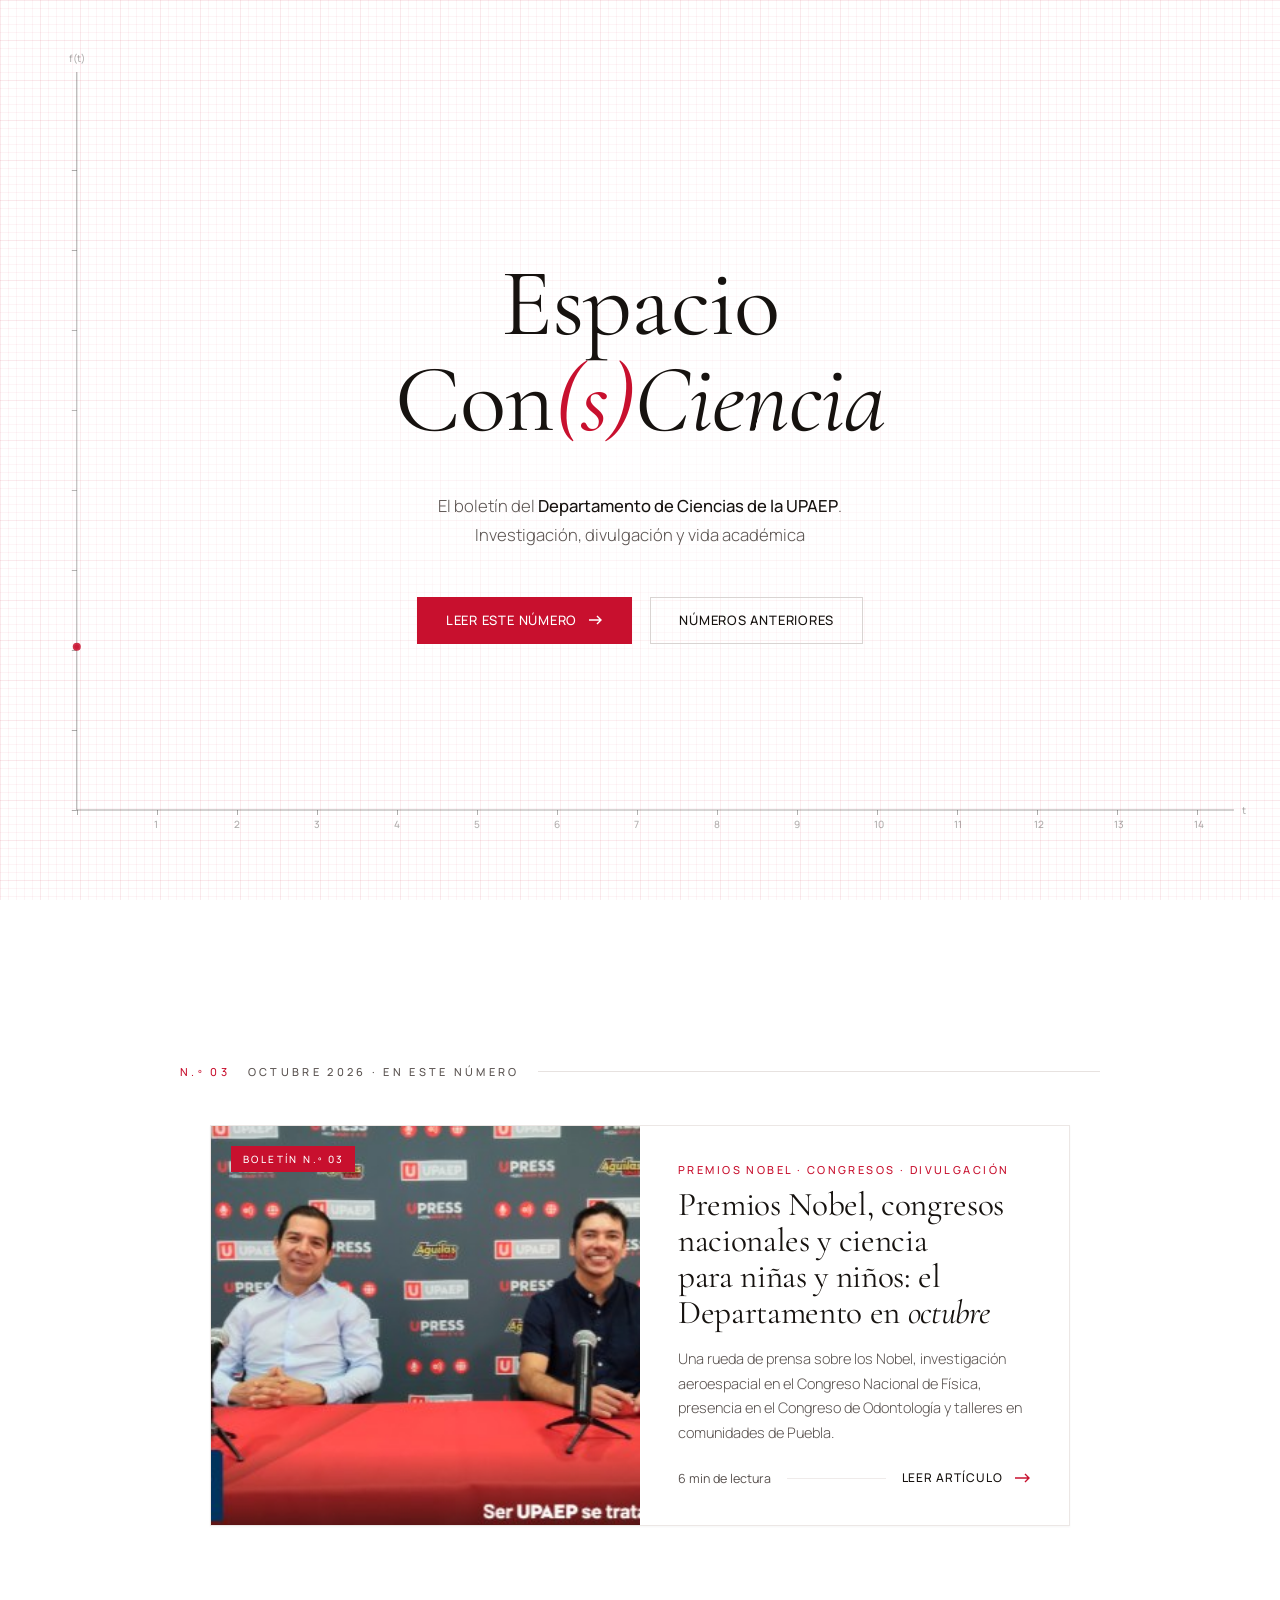
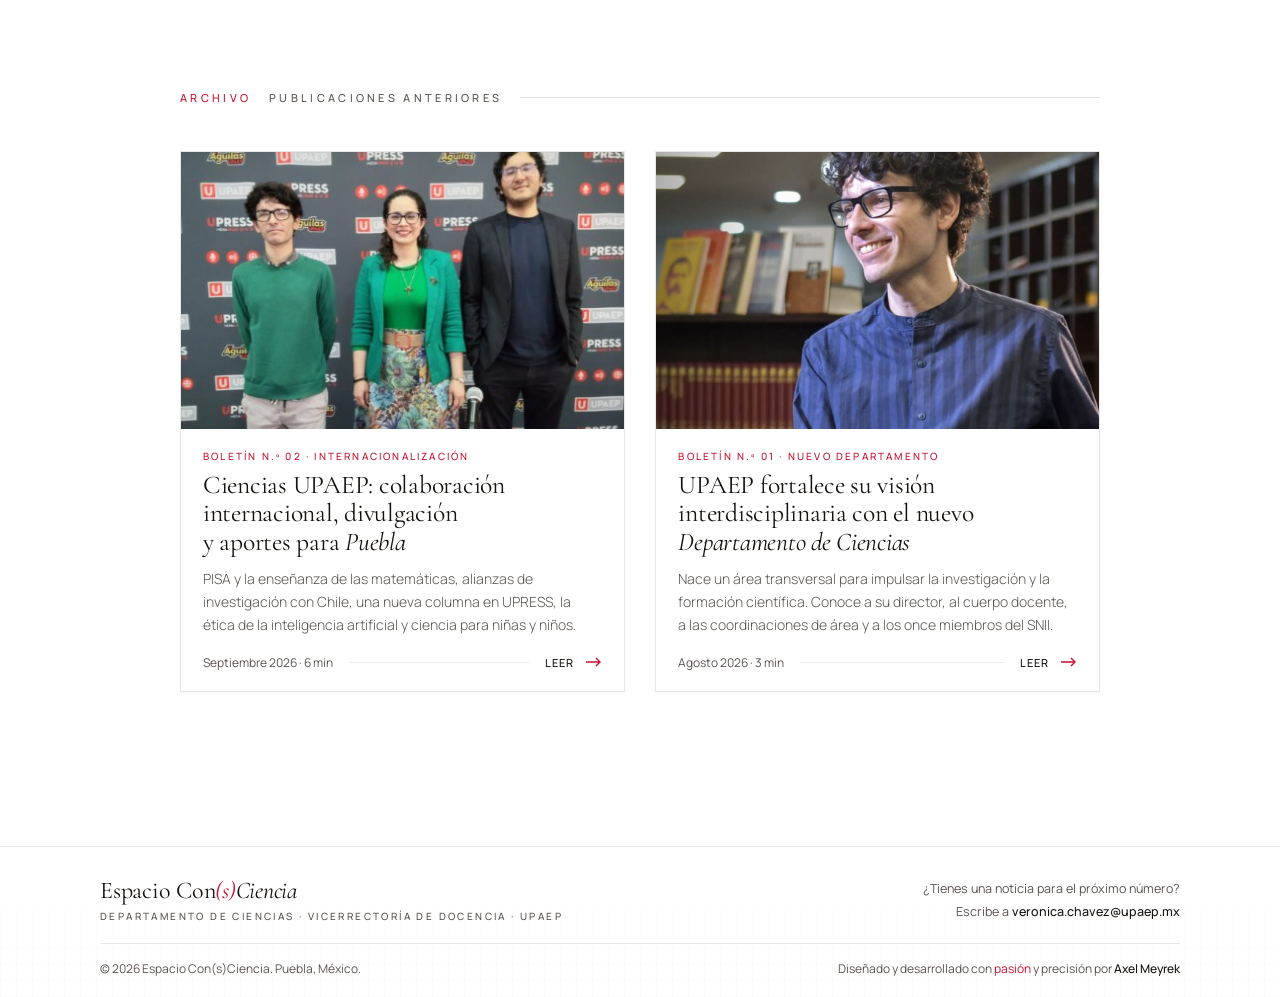
<file: index.html>
<!doctype html>
<html lang="es">
<head>
<!-- parcial:head -->
<meta charset="utf-8">
<meta name="viewport" content="width=device-width, initial-scale=1, viewport-fit=cover">
<link rel="preconnect" href="https://fonts.googleapis.com">
<link rel="preconnect" href="https://fonts.gstatic.com" crossorigin>
<link rel="stylesheet" href="https://fonts.googleapis.com/css2?family=Cormorant+Garamond:ital,wght@0,300;0,400;0,500;1,300;1,400&family=Manrope:wght@300;400;500&display=swap">
<link rel="stylesheet" href="estilos.css">
<link rel="icon" href="favicon.png" type="image/png">
<link rel="apple-touch-icon" href="apple-touch-icon.png">
<meta name="theme-color" content="#C8102E">
<!-- /parcial:head -->
<title>Espacio Con(s)Ciencia</title>
<meta name="description" content="El boletín del Departamento de Ciencias de la UPAEP. Investigación, divulgación y vida académica.">
<link rel="canonical" href="https://axel-meyrek.github.io/consciencia/">
<meta property="og:type" content="website">
<meta property="og:site_name" content="Espacio Con(s)Ciencia">
<meta property="og:locale" content="es_MX">
<meta property="og:title" content="Espacio Con(s)Ciencia">
<meta property="og:description" content="El boletín del Departamento de Ciencias de la UPAEP. Investigación, divulgación y vida académica.">
<meta property="og:url" content="https://axel-meyrek.github.io/consciencia/">
<meta property="og:image" content="https://axel-meyrek.github.io/consciencia/img/og/index.jpg">
<meta property="og:image:width" content="1200">
<meta property="og:image:height" content="630">
<meta property="og:image:alt" content="Espacio Con(s)Ciencia, el boletín del Departamento de Ciencias de la UPAEP">
<meta name="twitter:card" content="summary_large_image">
</head>
<body>

<div class="intro" id="intro" aria-hidden="true">
  <div class="intro-inner">
    <p class="intro-name">Departamento de Ciencias</p>
    <span class="intro-line"></span>
    <span class="intro-sub">UPAEP</span>
  </div>
</div>

<header class="hero" id="hero">
  <canvas class="grafica" id="grafica" aria-hidden="true"></canvas>
  <div class="hero-inner">
    <h1 class="name">
      <span class="row">Espacio</span>
      <span class="row">Con<span class="s">(s)</span><em>Ciencia</em></span>
    </h1>
    <p class="desc">
      El boletín del <strong>Departamento de Ciencias de la UPAEP</strong>. Investigación, divulgación y vida académica
    </p>
    <nav class="ctas" aria-label="Acciones principales">
      <a class="cta cta--primary" href="#numero">
        Leer este número
        <svg width="14" height="10" viewBox="0 0 14 10" fill="none" stroke="currentColor" stroke-width="1.4" aria-hidden="true"><path d="M0 5h12M8 1l4 4-4 4"/></svg>
      </a>
      <a class="cta cta--ghost" href="#archivo">Números anteriores</a>
    </nav>
  </div>
</header>

<main>
  <section class="post" id="numero">
    <div class="post-inner al-scroll">
      <p class="post-label"><b>N.º 03</b> Octubre 2026 · En este número</p>
      <a class="card" href="articulo-octubre-2026.html">
        <span class="esq tl"></span><span class="esq tr"></span><span class="esq bl"></span><span class="esq br"></span>
        <div class="card-img">
          <img src="img/rueda-prensa-nobel.jpg" alt="Dos académicos sentados frente a micrófonos en el set de UPRESS">
          <div class="mira" aria-hidden="true"><i></i><span>x 0.50 · f(x) 0.50</span></div>
          <span class="card-tag">Boletín N.º 03</span>
        </div>
        <div class="card-body">
          <p class="card-cat">Premios Nobel · Congresos · Divulgación</p>
          <h2 class="card-title">Premios Nobel, congresos nacionales y ciencia para niñas y niños: el Departamento en <em>octubre</em></h2>
          <p class="card-desc">
            Una rueda de prensa sobre los Nobel, investigación aeroespacial en el Congreso Nacional de Física, presencia en el Congreso de Odontología y talleres en comunidades de Puebla.
          </p>
          <div class="card-foot">
            <span>6 min de lectura</span>
            <hr>
            <span class="leer">Leer artículo <span class="flecha" aria-hidden="true"></span>
            </span>
          </div>
        </div>
      </a>
    </div>
  </section>

  <section class="archivo" id="archivo">
    <div class="archivo-inner al-scroll">
      <p class="post-label"><b>Archivo</b> Publicaciones anteriores</p>
      <div class="archivo-grid">
        <a class="card card--mini" href="articulo-septiembre-2026.html">
          <span class="esq tl"></span><span class="esq tr"></span><span class="esq bl"></span><span class="esq br"></span>
          <div class="card-img">
            <img src="img/colaboracion-upaep-chile.jpg" alt="Tres académicos de pie frente a una mampara con logotipos de UPAEP y UPRESS" style="object-position: 50% 30%" loading="lazy">
            <div class="mira" aria-hidden="true"><i></i><span>x 0.50 · f(x) 0.50</span></div>
          </div>
          <div class="card-body">
            <p class="card-cat">Boletín N.º 02 · Internacionalización</p>
            <h3 class="card-title">Ciencias UPAEP: colaboración internacional, divulgación y aportes para <em>Puebla</em></h3>
            <p class="card-desc">PISA y la enseñanza de las matemáticas, alianzas de investigación con Chile, una nueva columna en UPRESS, la ética de la inteligencia artificial y ciencia para niñas y niños.</p>
            <div class="card-foot">
              <span>Septiembre 2026 · 6 min</span>
              <hr>
              <span class="leer">Leer <span class="flecha" aria-hidden="true"></span>
              </span>
            </div>
          </div>
        </a>
        <a class="card card--mini" href="articulo-agosto-2026.html">
          <span class="esq tl"></span><span class="esq tr"></span><span class="esq bl"></span><span class="esq br"></span>
          <div class="card-img">
            <img src="img/dr-gibaja-romero-2026.jpg" alt="Retrato del Dr. Damián Emilio Gibaja Romero" class="foto-retrato" loading="lazy">
            <div class="mira" aria-hidden="true"><i></i><span>x 0.50 · f(x) 0.50</span></div>
          </div>
          <div class="card-body">
            <p class="card-cat">Boletín N.º 01 · Nuevo departamento</p>
            <h3 class="card-title">UPAEP fortalece su visión interdisciplinaria con el nuevo <em>Departamento de Ciencias</em></h3>
            <p class="card-desc">Nace un área transversal para impulsar la investigación y la formación científica. Conoce a su director, al cuerpo docente, a las coordinaciones de área y a los once miembros del SNII.</p>
            <div class="card-foot">
              <span>Agosto 2026 · 3 min</span>
              <hr>
              <span class="leer">Leer <span class="flecha" aria-hidden="true"></span>
              </span>
            </div>
          </div>
        </a>
      </div>
    </div>
  </section>
</main>

<!-- parcial:pie -->
<footer class="pie">
  <div class="pie-inner">
    <div class="pie-top">
      <div>
        <p class="pie-marca">Espacio Con<span class="s">(s)</span><em>Ciencia</em></p>
        <p class="pie-sub">Departamento de Ciencias · Vicerrectoría de Docencia · UPAEP</p>
      </div>
      <div class="pie-contacto">
        <span>¿Tienes una noticia para el próximo número?</span>
        <span>Escribe a <strong>veronica.chavez@upaep.mx</strong></span>
      </div>
    </div>
    <div class="pie-bottom">
      <span>© 2026 Espacio Con(s)Ciencia. Puebla, México.</span>
      <span class="credito">Diseñado y desarrollado con <span class="corazon">pasión</span> y precisión por <strong>Axel Meyrek</strong></span>
    </div>
  </div>
</footer>
<!-- /parcial:pie -->

<script src="comun.js"></script>
<script>
  // Aparición de los bloques al entrar en pantalla
  const io = new IntersectionObserver(entradas => {
    entradas.forEach(e => { if (e.isIntersecting) { e.target.classList.add('visible'); io.unobserve(e.target); } });
  }, { threshold: .18 });
  document.querySelectorAll('.al-scroll').forEach(el => io.observe(el));

  // Retira la cortina del DOM cuando termina de subir
  const intro = document.getElementById('intro');
  intro.addEventListener('animationend', e => { if (e.animationName === 'cortina') intro.remove(); });

  // ---------- Fondo tipo gráfica ----------
  (() => {
    const hero = document.getElementById('hero');
    const cv = document.getElementById('grafica');
    const ctx = cv.getContext('2d');
    const reduce = matchMedia('(prefers-reduced-motion: reduce)').matches;

    const TINTA = '22, 18, 15';
    const ROJO = '200, 16, 46';
    const INICIO = 2100;     // ms: cuándo empiezan a trazarse las curvas (al subir la cortina)
    const TRAZO = 2600;      // ms: duración del trazo de cada curva

    // Las curvas se dibujan en una capa aparte para poder atenuarlas detrás del texto
    const capa = document.createElement('canvas');
    const g = capa.getContext('2d');
    const ATENUACION = .85;  // cuánto se apagan las curvas detrás del texto (0 = nada, 1 = desaparecen)
    const textos = [...document.querySelectorAll('.name .row, .desc, .ctas a')];

    const t0 = performance.now();
    let w, h, dpr, raf;

    const medir = () => {
      dpr = Math.min(devicePixelRatio || 1, 2);
      w = hero.clientWidth; h = hero.clientHeight;
      cv.width = capa.width = w * dpr; cv.height = capa.height = h * dpr;
      ctx.setTransform(dpr, 0, 0, dpr, 0, 0);
      g.setTransform(dpr, 0, 0, dpr, 0, 0);
    };

    // Rectángulos que ocupa el texto (ajustados a las letras, no a la caja completa)
    const zonasDeTexto = () => {
      const base = cv.getBoundingClientRect(), zonas = [];
      for (const el of textos) {
        const rango = document.createRange();
        rango.selectNodeContents(el);
        for (const r of rango.getClientRects()) {
          if (r.width && r.height) zonas.push({ x: r.left - base.left, y: r.top - base.top, w: r.width, h: r.height });
        }
      }
      return zonas;
    };

    // Borra parcialmente la capa de curvas donde hay texto, con bordes difuminados
    const atenuarDetrasDelTexto = () => {
      const LEJOS = 10000, holgura = 14, difuminado = 26;
      g.save();
      g.globalCompositeOperation = 'destination-out';
      g.fillStyle = '#000';
      g.shadowColor = `rgba(0, 0, 0, ${ATENUACION})`;
      g.shadowBlur = difuminado * dpr;
      g.shadowOffsetX = LEJOS * dpr;   // se dibuja fuera de pantalla y solo su sombra borrosa cae sobre el texto
      for (const z of zonasDeTexto()) {
        g.fillRect(z.x - holgura - LEJOS, z.y - holgura, z.w + holgura * 2, z.h + holgura * 2);
      }
      g.restore();
    };

    // Papel milimétrico: línea fina cada 8 px, más marcada cada 40 px
    const reticula = () => {
      const paso = 8, mayor = 5;
      for (let i = 0, x = 0; x <= w; x += paso, i++) {
        ctx.strokeStyle = `rgba(${ROJO}, ${i % mayor ? .045 : .09})`;
        ctx.lineWidth = 1;
        ctx.beginPath(); ctx.moveTo(Math.round(x) + .5, 0); ctx.lineTo(Math.round(x) + .5, h); ctx.stroke();
      }
      for (let i = 0, y = 0; y <= h; y += paso, i++) {
        ctx.strokeStyle = `rgba(${ROJO}, ${i % mayor ? .045 : .09})`;
        ctx.beginPath(); ctx.moveTo(0, Math.round(y) + .5); ctx.lineTo(w, Math.round(y) + .5); ctx.stroke();
      }
    };

    // Ejes con marcas y etiquetas
    const ejes = (alpha) => {
      const ox = Math.max(48, w * .06), oy = h - Math.max(48, h * .1);
      ctx.strokeStyle = `rgba(${TINTA}, ${.55 * alpha})`; ctx.lineWidth = 1;
      ctx.beginPath(); ctx.moveTo(ox, h * .08); ctx.lineTo(ox, oy); ctx.lineTo(w - ox * .6, oy); ctx.stroke();
      ctx.fillStyle = `rgba(${TINTA}, ${.5 * alpha})`;
      ctx.font = '500 10px Manrope, Arial, sans-serif';
      for (let x = ox, k = 0; x < w - ox * .6; x += 80, k++) {
        ctx.fillRect(Math.round(x), oy, 1, 5);
        if (k) ctx.fillText(String(k), x - 3, oy + 18);
      }
      for (let y = oy; y > h * .1; y -= 80) ctx.fillRect(ox - 5, Math.round(y), 5, 1);
      ctx.fillText('t', w - ox * .6 + 8, oy + 4);
      ctx.fillText('f(t)', ox - 8, h * .08 - 10);
      return { ox, oy };
    };

    // Curvas: y en proporción de la altura, x de 0 a 1
    const curvas = [
      { // oscilación amortiguada, en rojo: la protagonista
        f: (x, fase) => .52 - .26 * Math.exp(-2.2 * x) * Math.sin(x * 22 - fase),
        color: ROJO, alpha: .85, ancho: 1.6, retraso: 0, puntos: true
      },
      { // campana de Gauss
        f: x => .78 - .42 * Math.exp(-Math.pow((x - .68) / .11, 2)),
        color: TINTA, alpha: .32, ancho: 1, retraso: 350
      },
      { // crecimiento logístico
        f: x => .86 - .6 / (1 + Math.exp(-14 * (x - .32))),
        color: TINTA, alpha: .22, ancho: 1, retraso: 700, punteada: true
      }
    ];

    const easeInOut = p => p < .5 ? 4 * p * p * p : 1 - Math.pow(-2 * p + 2, 3) / 2;

    const dibujar = (ahora) => {
      const t = reduce ? 1e9 : ahora - t0;
      ctx.clearRect(0, 0, w, h);
      reticula();
      const aparicion = Math.min(1, Math.max(0, (t - INICIO + 400) / 900));
      const { ox, oy } = ejes(aparicion);
      const ancho = w - ox * .6 - ox, alto = oy - h * .08;
      const fase = reduce ? 0 : t / 1400;

      g.clearRect(0, 0, w, h);
      for (const c of curvas) {
        const p = easeInOut(Math.min(1, Math.max(0, (t - INICIO - c.retraso) / TRAZO)));
        if (p <= 0) continue;
        g.strokeStyle = `rgba(${c.color}, ${c.alpha})`;
        g.lineWidth = c.ancho;
        g.setLineDash(c.punteada ? [4, 5] : []);
        g.beginPath();
        const pasos = 240, fin = Math.floor(pasos * p);
        for (let i = 0; i <= fin; i++) {
          const x = i / pasos;
          const y = c.f(x, c.puntos ? fase : 0);
          const px = ox + x * ancho, py = h * .08 + y * alto;
          i ? g.lineTo(px, py) : g.moveTo(px, py);
        }
        g.stroke();
        g.setLineDash([]);

        // puntos de datos sobre la curva roja
        if (c.puntos) {
          g.fillStyle = `rgba(${ROJO}, .9)`;
          for (let i = 0; i <= fin; i += 20) {
            const x = i / pasos, y = c.f(x, fase);
            g.beginPath(); g.arc(ox + x * ancho, h * .08 + y * alto, 2.4, 0, Math.PI * 2); g.fill();
          }
          // cabeza del trazo mientras se dibuja
          if (p < 1) {
            const x = fin / pasos, y = c.f(x, fase);
            g.beginPath(); g.arc(ox + x * ancho, h * .08 + y * alto, 4, 0, Math.PI * 2); g.fill();
          }
        }
      }

      atenuarDetrasDelTexto();
      ctx.drawImage(capa, 0, 0, w, h);
      if (!reduce) raf = requestAnimationFrame(dibujar);
    };

    medir(); raf = requestAnimationFrame(dibujar);
    let rt;
    addEventListener('resize', () => { clearTimeout(rt); rt = setTimeout(medir, 120); });
    document.addEventListener('visibilitychange', () => {
      cancelAnimationFrame(raf);
      if (!document.hidden) raf = requestAnimationFrame(dibujar);
    });
  })();
</script>
</body>
</html>
</file>
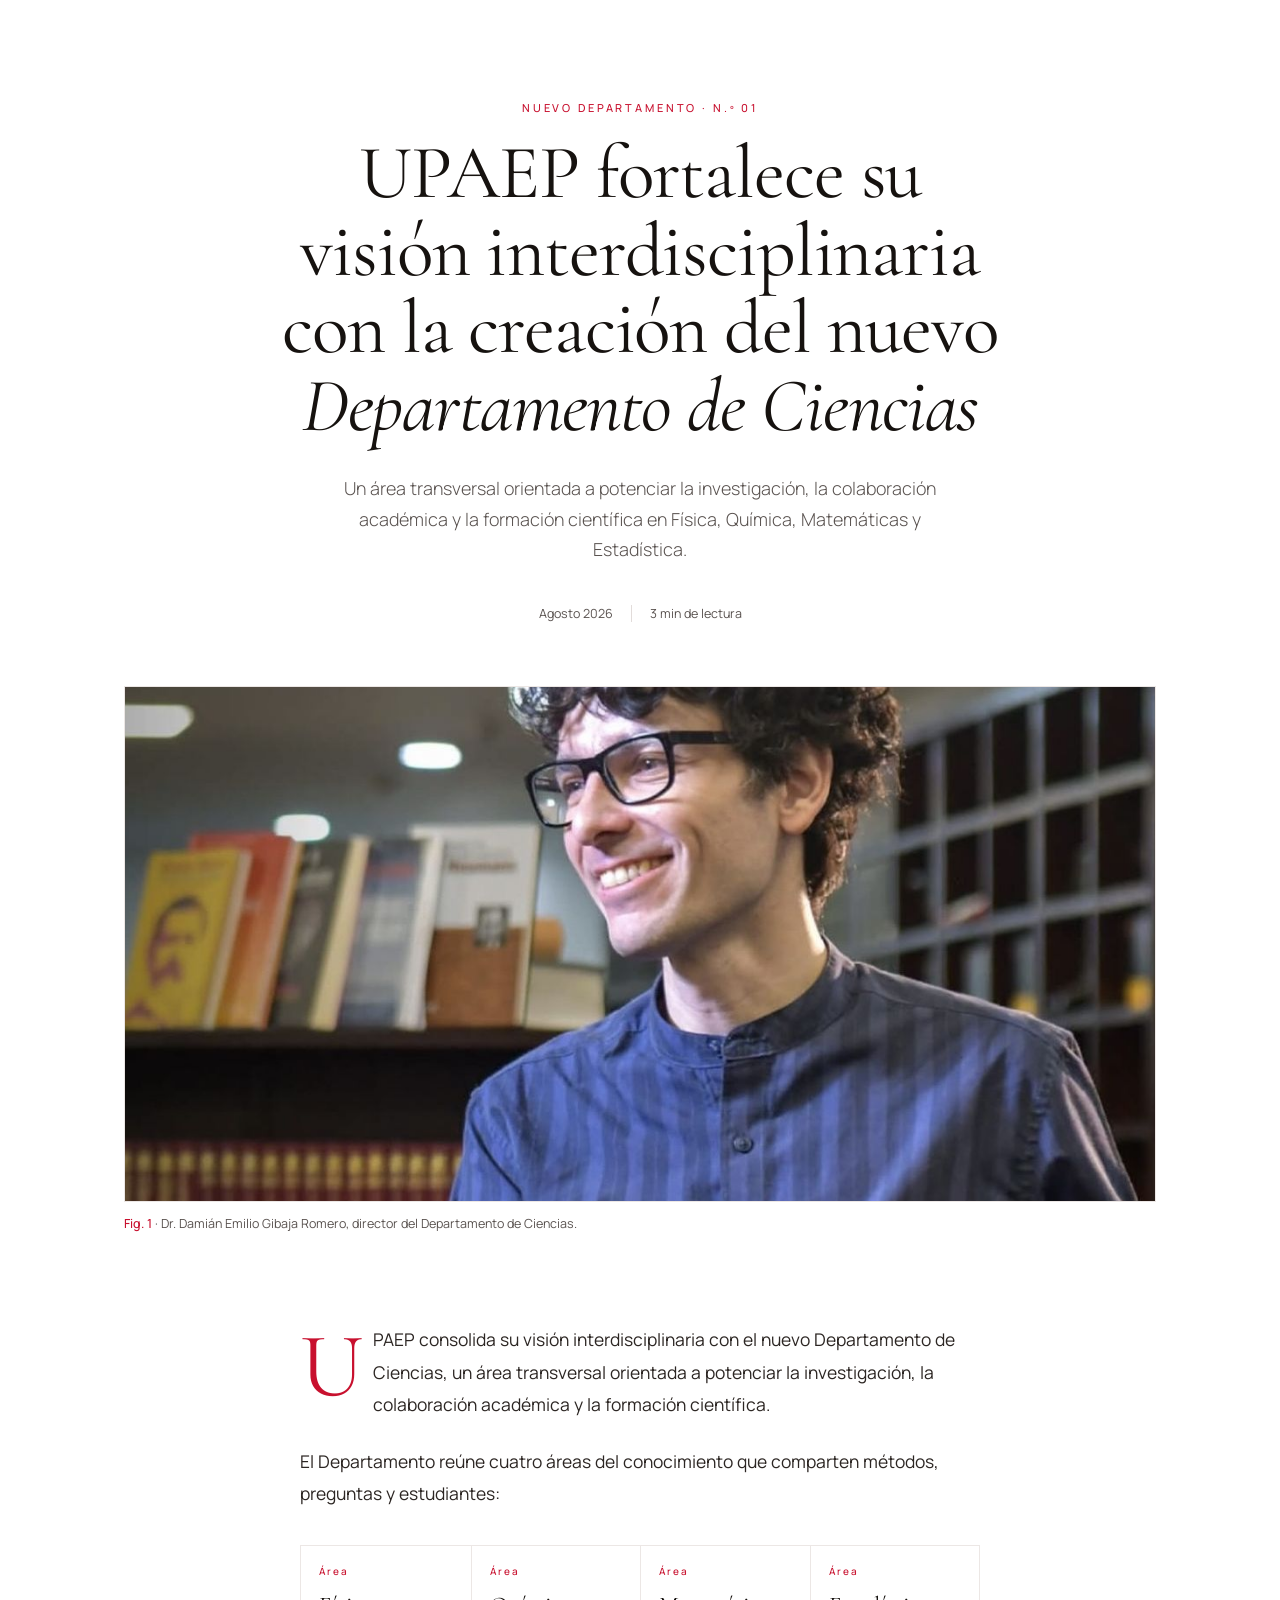
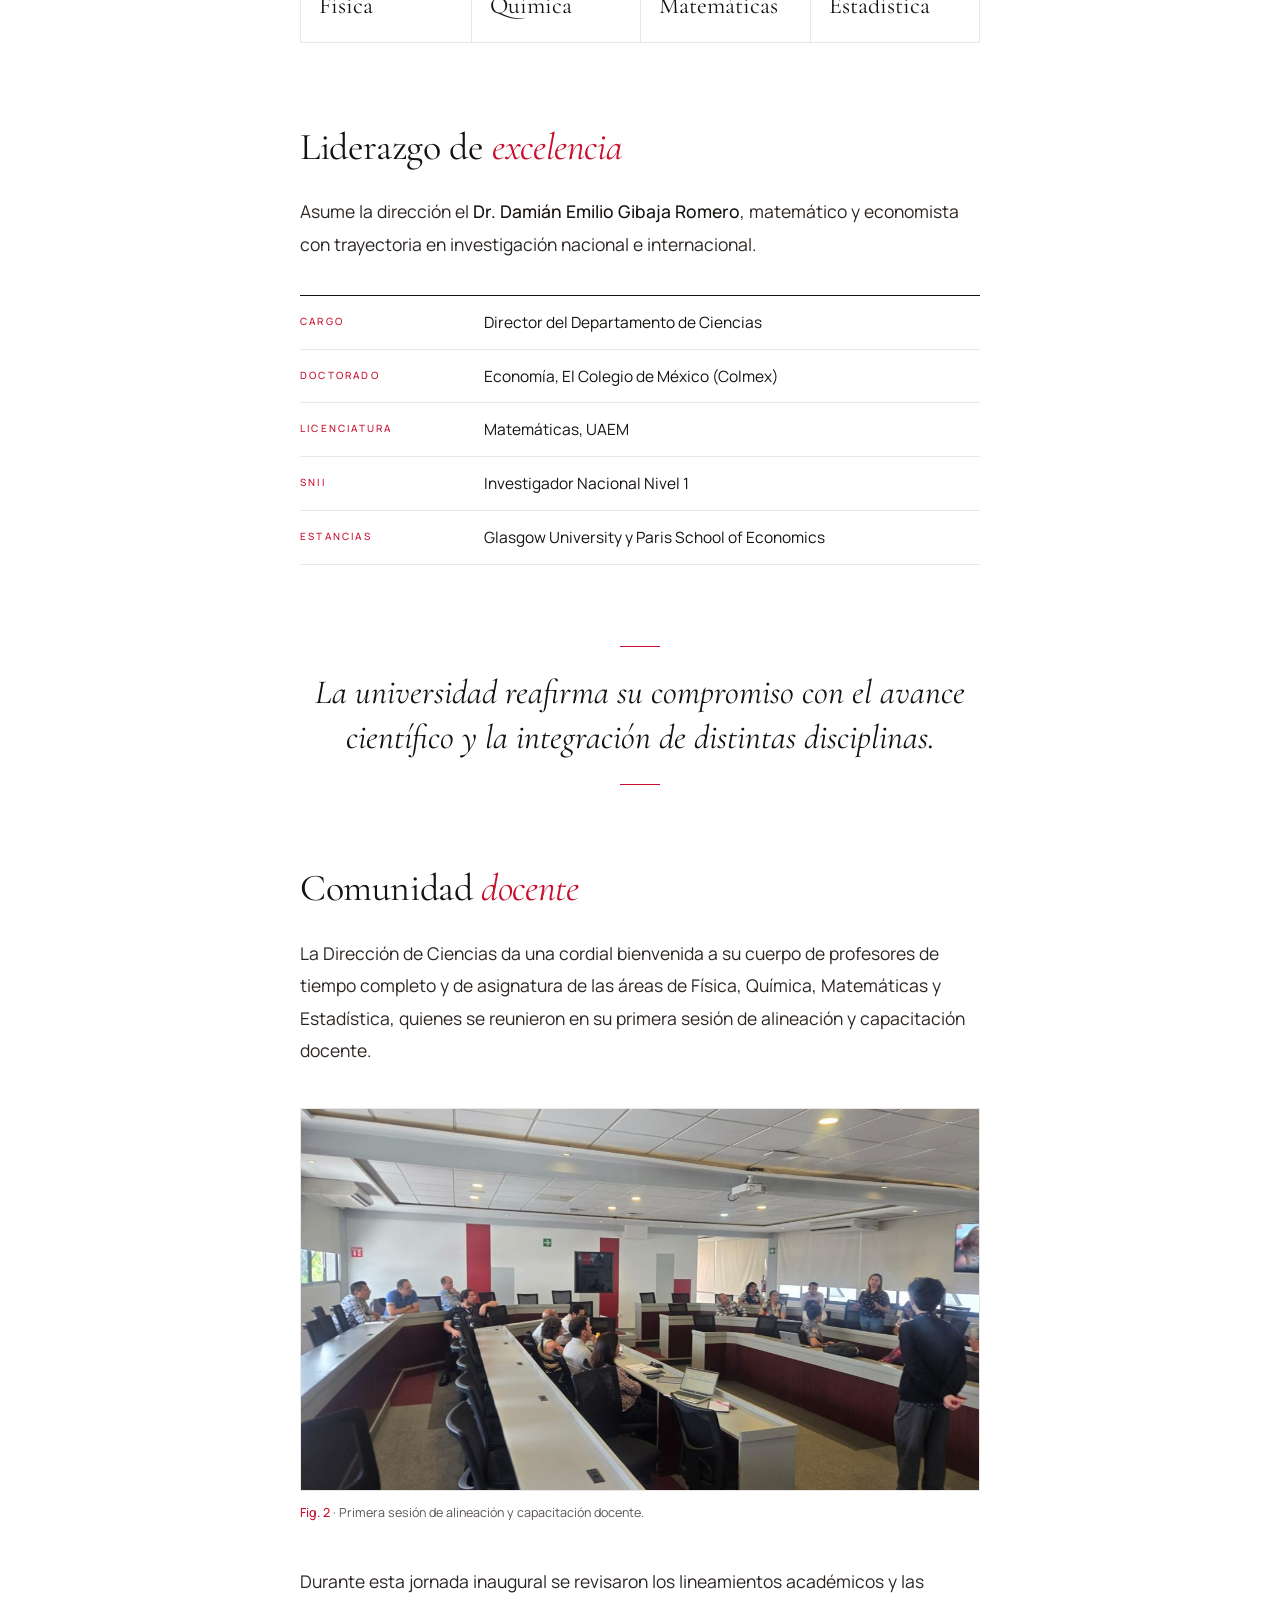
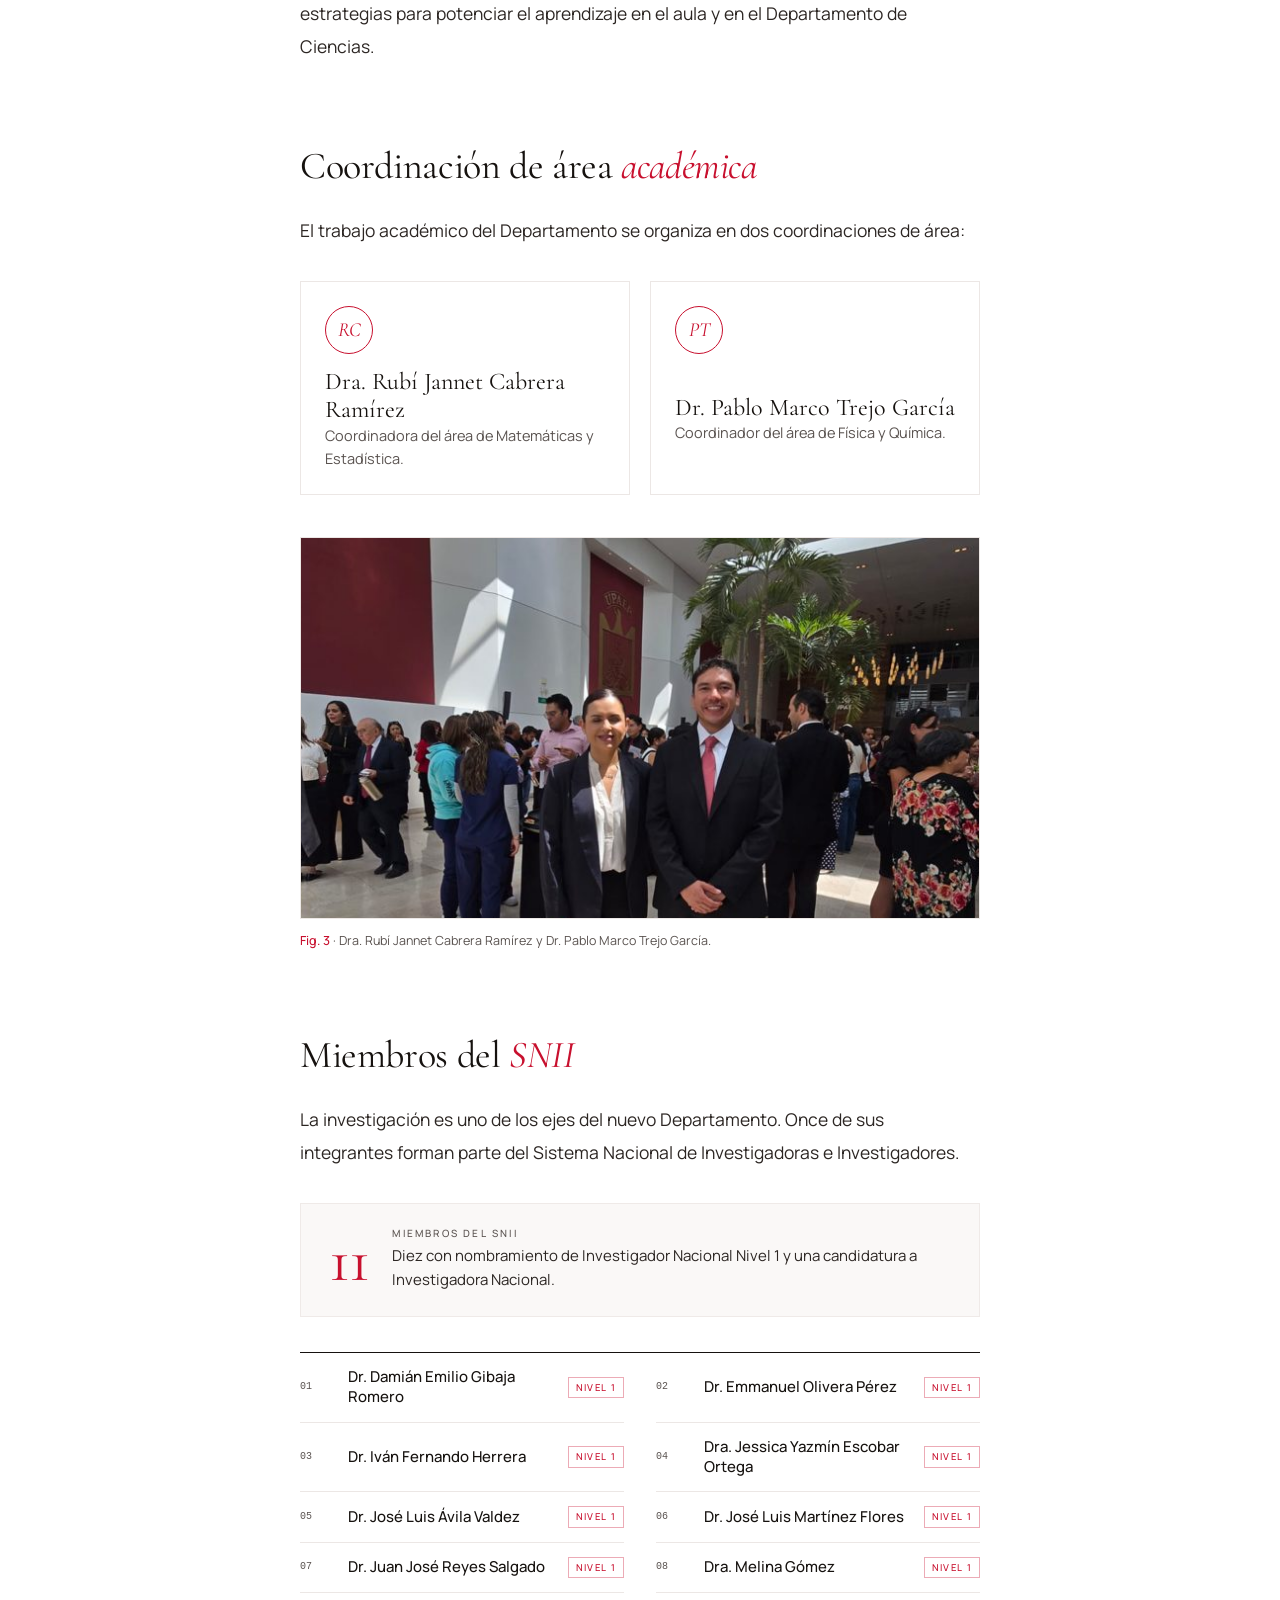
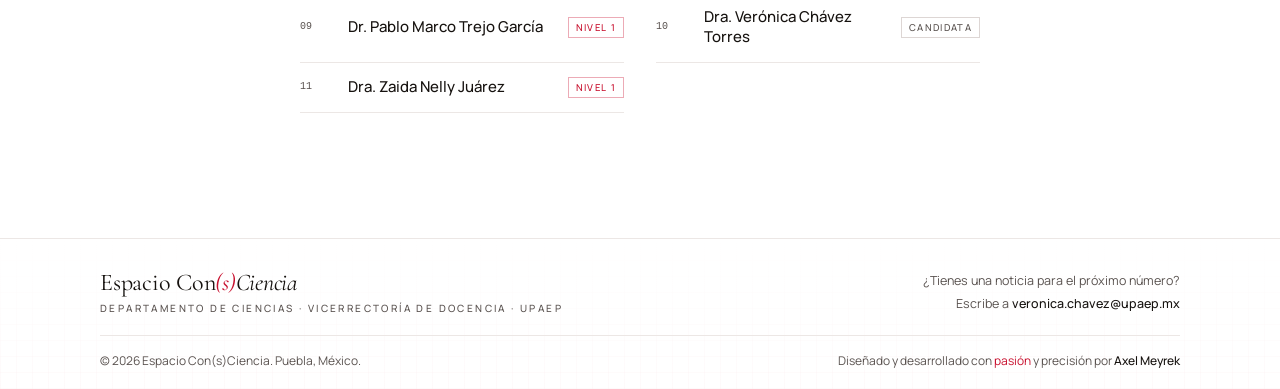
<file: articulo-agosto-2026.html>
<!doctype html>
<html lang="es">
<head>
<!-- parcial:head -->
<meta charset="utf-8">
<meta name="viewport" content="width=device-width, initial-scale=1, viewport-fit=cover">
<link rel="preconnect" href="https://fonts.googleapis.com">
<link rel="preconnect" href="https://fonts.gstatic.com" crossorigin>
<link rel="stylesheet" href="https://fonts.googleapis.com/css2?family=Cormorant+Garamond:ital,wght@0,300;0,400;0,500;1,300;1,400&family=Manrope:wght@300;400;500&display=swap">
<link rel="stylesheet" href="estilos.css">
<link rel="icon" href="favicon.png" type="image/png">
<link rel="apple-touch-icon" href="apple-touch-icon.png">
<meta name="theme-color" content="#C8102E">
<!-- /parcial:head -->
<title>UPAEP fortalece su visión interdisciplinaria con la creación del nuevo Departamento de Ciencias · Espacio Con(s)Ciencia</title>
<meta name="description" content="Un área transversal orientada a potenciar la investigación, la colaboración académica y la formación científica en Física, Química, Matemáticas y Estadística.">
<link rel="canonical" href="https://axel-meyrek.github.io/consciencia/articulo-agosto-2026.html">
<meta property="og:type" content="article">
<meta property="og:site_name" content="Espacio Con(s)Ciencia">
<meta property="og:locale" content="es_MX">
<meta property="og:title" content="UPAEP fortalece su visión interdisciplinaria con la creación del nuevo Departamento de Ciencias">
<meta property="og:description" content="Un área transversal orientada a potenciar la investigación, la colaboración académica y la formación científica en Física, Química, Matemáticas y Estadística.">
<meta property="og:url" content="https://axel-meyrek.github.io/consciencia/articulo-agosto-2026.html">
<meta property="og:image" content="https://axel-meyrek.github.io/consciencia/img/og/articulo-agosto-2026.jpg">
<meta property="og:image:width" content="1200">
<meta property="og:image:height" content="630">
<meta property="og:image:alt" content="UPAEP fortalece su visión interdisciplinaria con la creación del nuevo Departamento de Ciencias · Espacio Con(s)Ciencia">
<meta name="twitter:card" content="summary_large_image">
</head>
<body>

<div class="progreso" id="progreso" aria-hidden="true"></div>

<main>
  <header class="art-head">
    <div class="art-head-inner entra">
      <p class="art-cat">Nuevo departamento · N.º 01</p>
      <h1 class="art-title">UPAEP fortalece su visión interdisciplinaria con la creación del nuevo <em>Departamento de Ciencias</em></h1>
      <p class="art-lede">Un área transversal orientada a potenciar la investigación, la colaboración académica y la formación científica en Física, Química, Matemáticas y Estadística.</p>
      <div class="art-meta">
        <span>Agosto 2026</span><span>3 min de lectura</span>
      </div>
    </div>
  </header>

  <figure class="art-portada entra">
    <div class="card-img">
      <img src="img/dr-gibaja-romero-2026.jpg" alt="Retrato del Dr. Damián Emilio Gibaja Romero" class="foto-retrato">
      <div class="mira" aria-hidden="true"><i></i><span>x 0.50 · f(x) 0.50</span></div>
    </div>
    <figcaption><b>Fig. 1</b> · Dr. Damián Emilio Gibaja Romero, director del Departamento de Ciencias.</figcaption>
  </figure>

  <div class="art-cuerpo">
    <article class="texto">
      <p class="inicial">UPAEP consolida su visión interdisciplinaria con el nuevo Departamento de Ciencias, un área transversal orientada a potenciar la investigación, la colaboración académica y la formación científica.</p>
      <p>El Departamento reúne cuatro áreas del conocimiento que comparten métodos, preguntas y estudiantes:</p>
      <div class="areas">
        <div class="area"><span>Área</span><b>Física</b></div>
        <div class="area"><span>Área</span><b>Química</b></div>
        <div class="area"><span>Área</span><b>Matemáticas</b></div>
        <div class="area"><span>Área</span><b>Estadística</b></div>
      </div>

      <h2>Liderazgo de <em>excelencia</em></h2>
      <p>Asume la dirección el <strong>Dr. Damián Emilio Gibaja Romero</strong>, matemático y economista con trayectoria en investigación nacional e internacional.</p>
      <dl class="ficha">
        <div><dt>Cargo</dt><dd>Director del Departamento de Ciencias</dd></div>
        <div><dt>Doctorado</dt><dd>Economía, El Colegio de México (Colmex)</dd></div>
        <div><dt>Licenciatura</dt><dd>Matemáticas, UAEM</dd></div>
        <div><dt>SNII</dt><dd>Investigador Nacional Nivel 1</dd></div>
        <div><dt>Estancias</dt><dd>Glasgow University y Paris School of Economics</dd></div>
      </dl>

      <blockquote class="cita">
        La universidad reafirma su compromiso con el avance científico y la integración de distintas disciplinas.
      </blockquote>

      <h2>Comunidad <em>docente</em></h2>
      <p>La Dirección de Ciencias da una cordial bienvenida a su cuerpo de profesores de tiempo completo y de asignatura de las áreas de Física, Química, Matemáticas y Estadística, quienes se reunieron en su primera sesión de alineación y capacitación docente.</p>
      <figure class="fig">
        <div class="card-img">
          <img src="img/sesion-alineacion-docente.jpg" alt="Profesores reunidos en una sala durante la sesión de alineación docente" loading="lazy">
          <div class="mira" aria-hidden="true"><i></i><span>x 0.50 · f(x) 0.50</span></div>
        </div>
        <figcaption><b>Fig. 2</b> · Primera sesión de alineación y capacitación docente.</figcaption>
      </figure>
      <p>Durante esta jornada inaugural se revisaron los lineamientos académicos y las estrategias para potenciar el aprendizaje en el aula y en el Departamento de Ciencias.</p>

      <h2>Coordinación de área <em>académica</em></h2>
      <p>El trabajo académico del Departamento se organiza en dos coordinaciones de área:</p>
      <div class="perfiles">
        <div class="perfil">
          <div class="ini" aria-hidden="true">RC</div>
          <div><strong>Dra. Rubí Jannet Cabrera Ramírez</strong><p>Coordinadora del área de Matemáticas y Estadística.</p></div>
        </div>
        <div class="perfil">
          <div class="ini" aria-hidden="true">PT</div>
          <div><strong>Dr. Pablo Marco Trejo García</strong><p>Coordinador del área de Física y Química.</p></div>
        </div>
      </div>
      <figure class="fig">
        <div class="card-img">
          <img src="img/coordinadores-area.jpg" alt="La Dra. Rubí Jannet Cabrera Ramírez y el Dr. Pablo Marco Trejo García de pie en el vestíbulo de la universidad" loading="lazy" style="object-position: 50% 38%">
          <div class="mira" aria-hidden="true"><i></i><span>x 0.50 · f(x) 0.50</span></div>
        </div>
        <figcaption><b>Fig. 3</b> · Dra. Rubí Jannet Cabrera Ramírez y Dr. Pablo Marco Trejo García.</figcaption>
      </figure>

      <h2>Miembros del <em>SNII</em></h2>
      <p>La investigación es uno de los ejes del nuevo Departamento. Once de sus integrantes forman parte del Sistema Nacional de Investigadoras e Investigadores.</p>
      <div class="dato">
        <b>11</b>
        <span>Miembros del SNII</span>
        <p>Diez con nombramiento de Investigador Nacional Nivel 1 y una candidatura a Investigadora Nacional.</p>
      </div>
      <ul class="personas">
        <li class="persona"><span class="n">01</span><b>Dr. Damián Emilio Gibaja Romero</b><em>Nivel 1</em></li>
        <li class="persona"><span class="n">02</span><b>Dr. Emmanuel Olivera Pérez</b><em>Nivel 1</em></li>
        <li class="persona"><span class="n">03</span><b>Dr. Iván Fernando Herrera</b><em>Nivel 1</em></li>
        <li class="persona"><span class="n">04</span><b>Dra. Jessica Yazmín Escobar Ortega</b><em>Nivel 1</em></li>
        <li class="persona"><span class="n">05</span><b>Dr. José Luis Ávila Valdez</b><em>Nivel 1</em></li>
        <li class="persona"><span class="n">06</span><b>Dr. José Luis Martínez Flores</b><em>Nivel 1</em></li>
        <li class="persona"><span class="n">07</span><b>Dr. Juan José Reyes Salgado</b><em>Nivel 1</em></li>
        <li class="persona"><span class="n">08</span><b>Dra. Melina Gómez</b><em>Nivel 1</em></li>
        <li class="persona"><span class="n">09</span><b>Dr. Pablo Marco Trejo García</b><em>Nivel 1</em></li>
        <li class="persona"><span class="n">10</span><b>Dra. Verónica Chávez Torres</b><em class="cand">Candidata</em></li>
        <li class="persona"><span class="n">11</span><b>Dra. Zaida Nelly Juárez</b><em>Nivel 1</em></li>
      </ul>
    </article>
  </div>
</main>

<!-- parcial:pie -->
<footer class="pie">
  <div class="pie-inner">
    <div class="pie-top">
      <div>
        <p class="pie-marca">Espacio Con<span class="s">(s)</span><em>Ciencia</em></p>
        <p class="pie-sub">Departamento de Ciencias · Vicerrectoría de Docencia · UPAEP</p>
      </div>
      <div class="pie-contacto">
        <span>¿Tienes una noticia para el próximo número?</span>
        <span>Escribe a <strong>veronica.chavez@upaep.mx</strong></span>
      </div>
    </div>
    <div class="pie-bottom">
      <span>© 2026 Espacio Con(s)Ciencia. Puebla, México.</span>
      <span class="credito">Diseñado y desarrollado con <span class="corazon">pasión</span> y precisión por <strong>Axel Meyrek</strong></span>
    </div>
  </div>
</footer>
<!-- /parcial:pie -->

<script src="comun.js"></script>
<script src="articulo.js"></script>
</body>
</html>
</file>
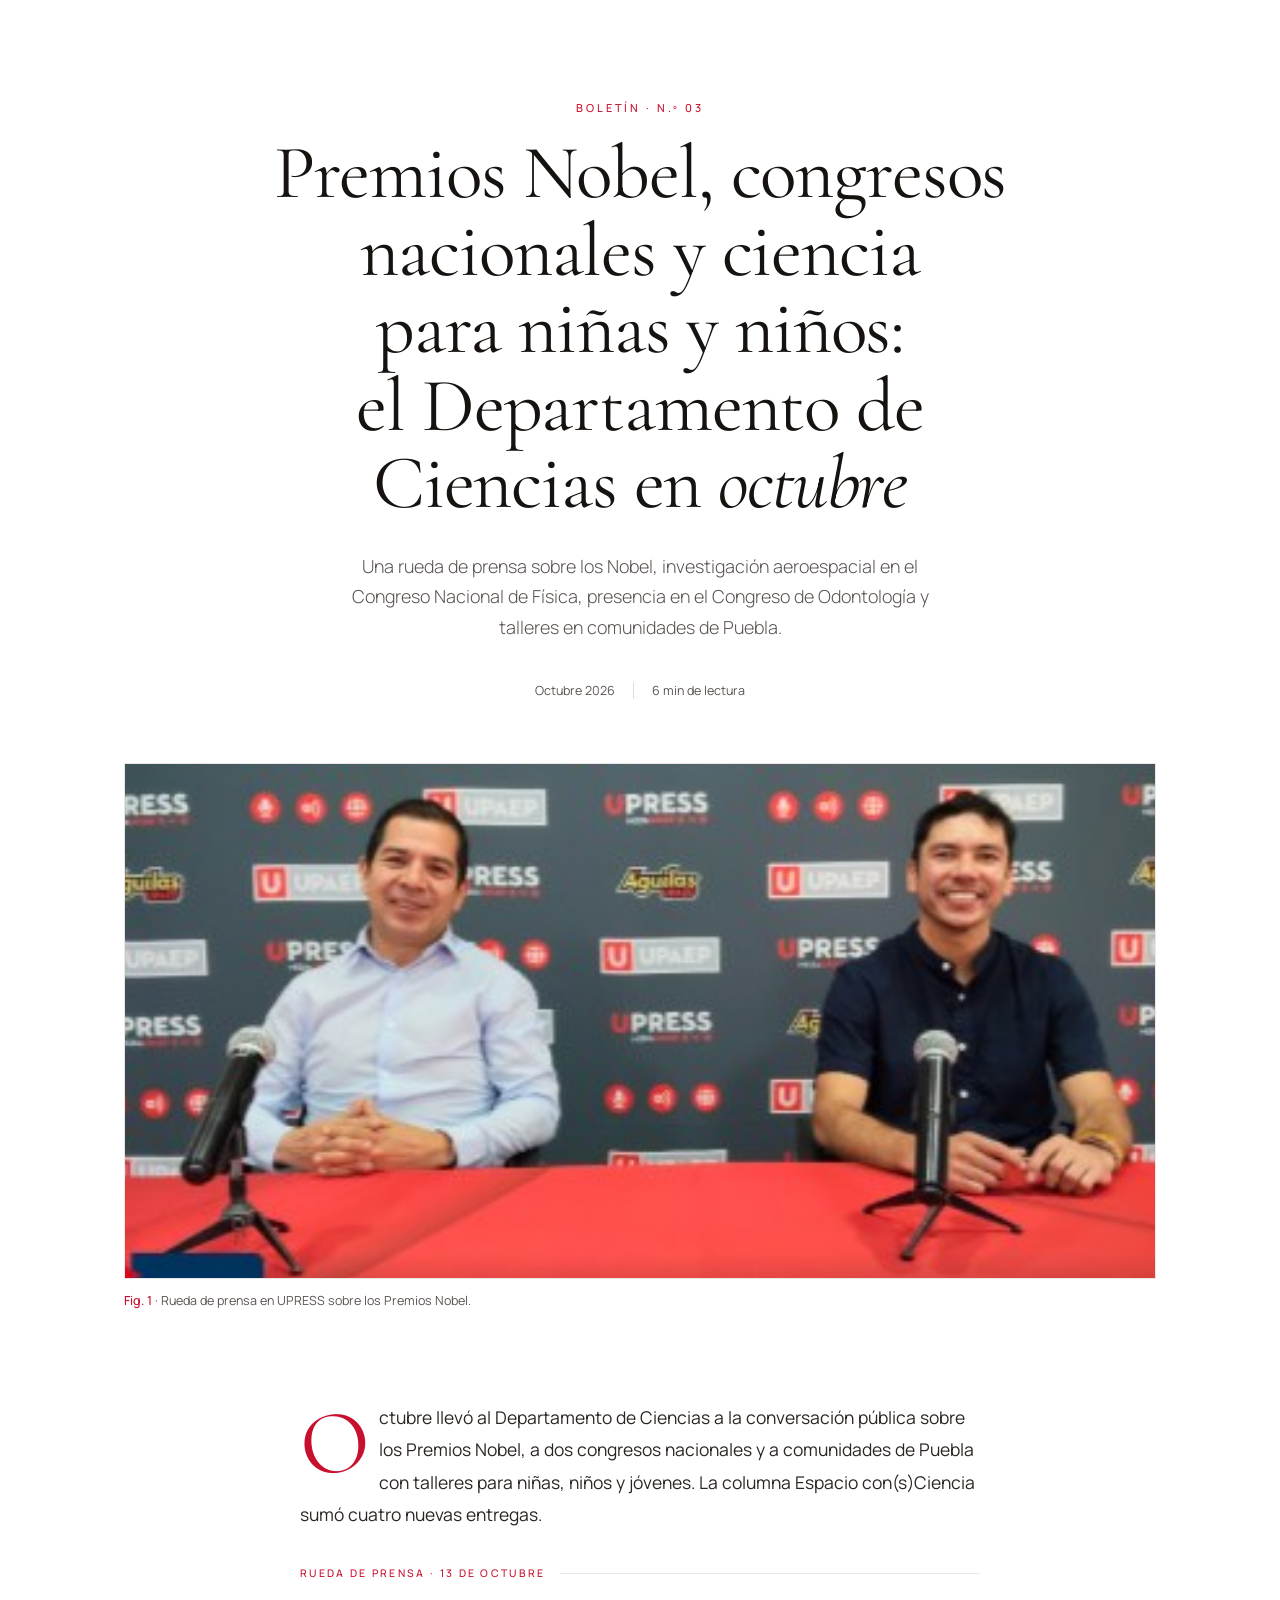
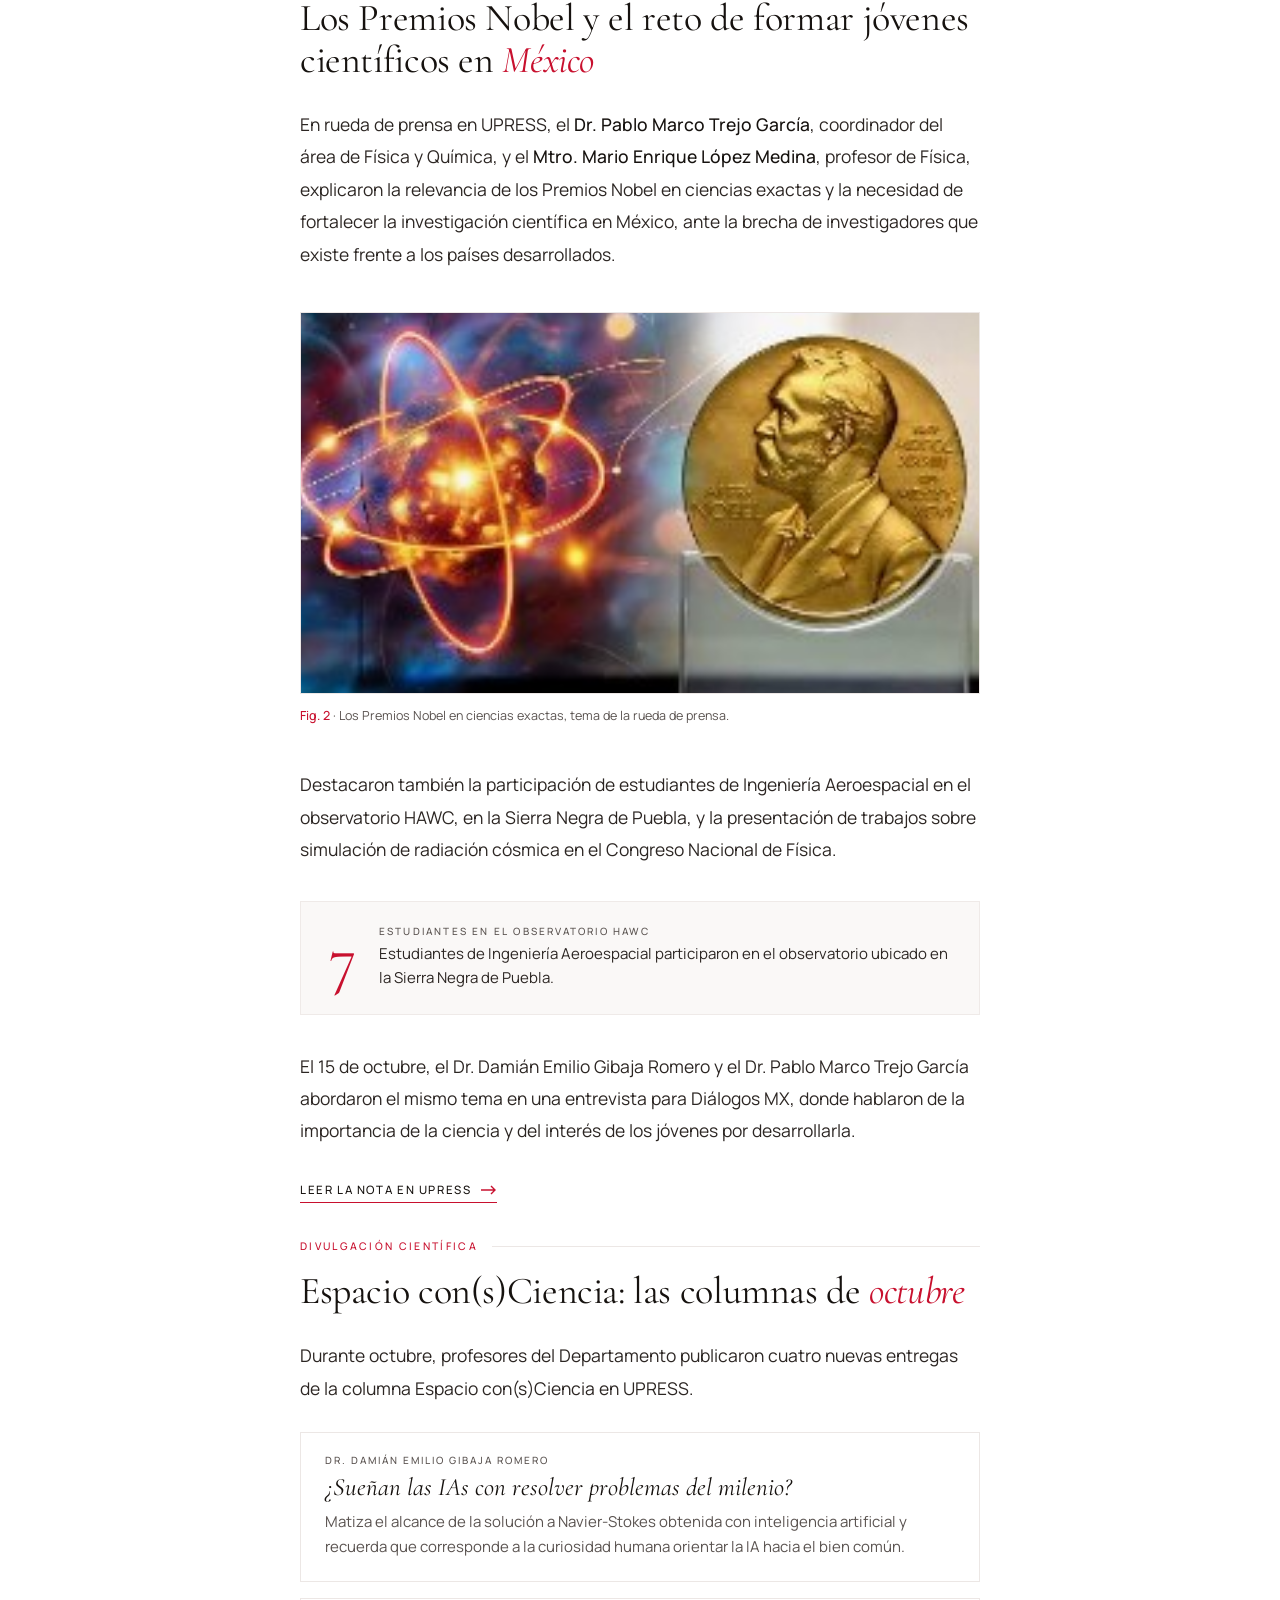
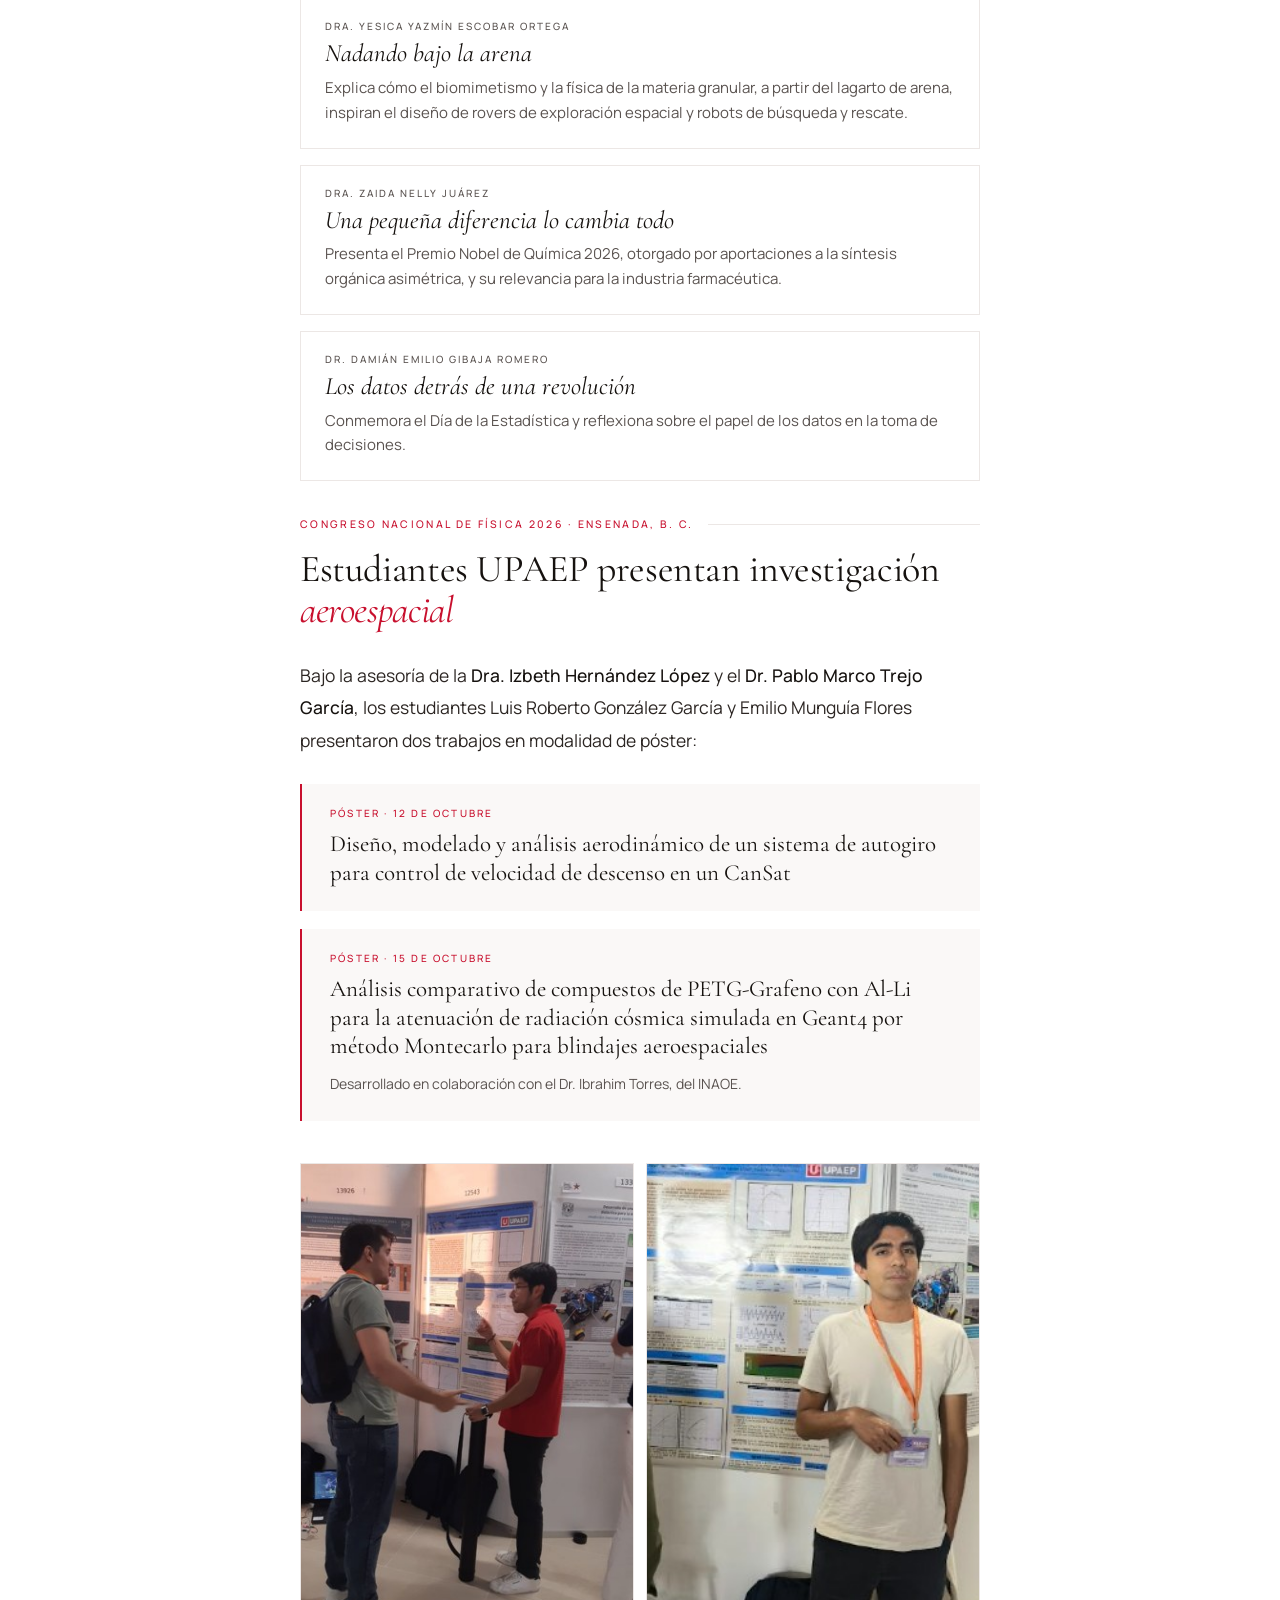
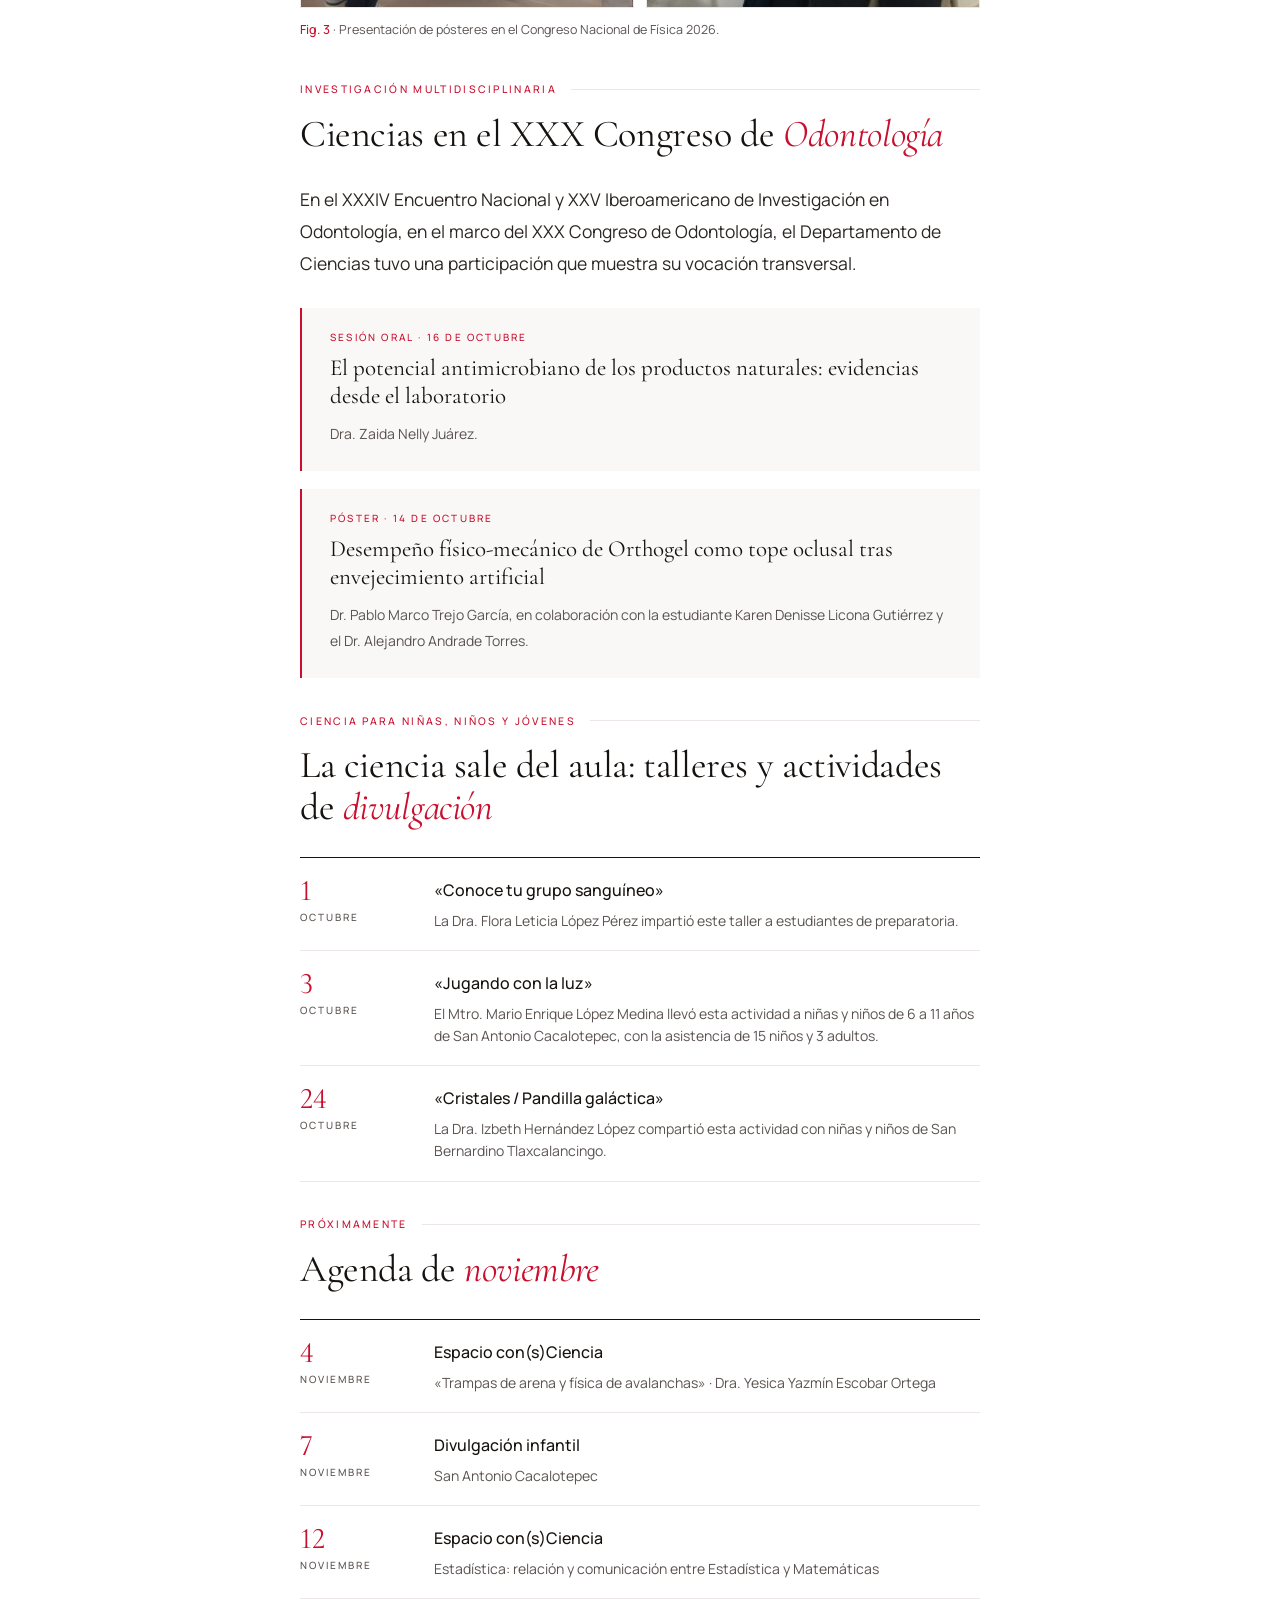
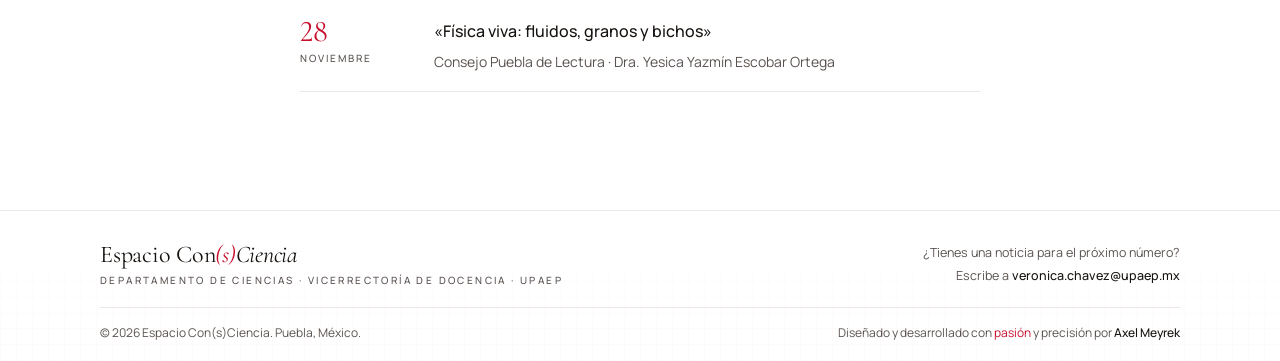
<file: articulo-octubre-2026.html>
<!doctype html>
<html lang="es">
<head>
<!-- parcial:head -->
<meta charset="utf-8">
<meta name="viewport" content="width=device-width, initial-scale=1, viewport-fit=cover">
<link rel="preconnect" href="https://fonts.googleapis.com">
<link rel="preconnect" href="https://fonts.gstatic.com" crossorigin>
<link rel="stylesheet" href="https://fonts.googleapis.com/css2?family=Cormorant+Garamond:ital,wght@0,300;0,400;0,500;1,300;1,400&family=Manrope:wght@300;400;500&display=swap">
<link rel="stylesheet" href="estilos.css">
<link rel="icon" href="favicon.png" type="image/png">
<link rel="apple-touch-icon" href="apple-touch-icon.png">
<meta name="theme-color" content="#C8102E">
<!-- /parcial:head -->
<title>Premios Nobel, congresos nacionales y ciencia para niñas y niños: el Departamento de Ciencias en octubre · Espacio Con(s)Ciencia</title>
<meta name="description" content="Una rueda de prensa sobre los Nobel, investigación aeroespacial en el Congreso Nacional de Física, presencia en el Congreso de Odontología y talleres en comunidades de Puebla.">
<link rel="canonical" href="https://axel-meyrek.github.io/consciencia/articulo-octubre-2026.html">
<meta property="og:type" content="article">
<meta property="og:site_name" content="Espacio Con(s)Ciencia">
<meta property="og:locale" content="es_MX">
<meta property="og:title" content="Premios Nobel, congresos nacionales y ciencia para niñas y niños: el Departamento de Ciencias en octubre">
<meta property="og:description" content="Una rueda de prensa sobre los Nobel, investigación aeroespacial en el Congreso Nacional de Física, presencia en el Congreso de Odontología y talleres en comunidades de Puebla.">
<meta property="og:url" content="https://axel-meyrek.github.io/consciencia/articulo-octubre-2026.html">
<meta property="og:image" content="https://axel-meyrek.github.io/consciencia/img/og/articulo-octubre-2026.jpg">
<meta property="og:image:width" content="1200">
<meta property="og:image:height" content="630">
<meta property="og:image:alt" content="Premios Nobel, congresos nacionales y ciencia para niñas y niños: el Departamento de Ciencias en octubre · Espacio Con(s)Ciencia">
<meta name="twitter:card" content="summary_large_image">
</head>
<body>

<div class="progreso" id="progreso" aria-hidden="true"></div>

<main>
  <header class="art-head">
    <div class="art-head-inner entra">
      <p class="art-cat">Boletín · N.º 03</p>
      <h1 class="art-title">Premios Nobel, congresos nacionales y ciencia para niñas y niños: el Departamento de Ciencias en <em>octubre</em></h1>
      <p class="art-lede">Una rueda de prensa sobre los Nobel, investigación aeroespacial en el Congreso Nacional de Física, presencia en el Congreso de Odontología y talleres en comunidades de Puebla.</p>
      <div class="art-meta">
        <span>Octubre 2026</span><span>6 min de lectura</span>
      </div>
    </div>
  </header>

  <figure class="art-portada entra">
    <div class="card-img">
      <img src="img/rueda-prensa-nobel.jpg" alt="Dos académicos sentados frente a micrófonos en el set de UPRESS">
      <div class="mira" aria-hidden="true"><i></i><span>x 0.50 · f(x) 0.50</span></div>
    </div>
    <figcaption><b>Fig. 1</b> · Rueda de prensa en UPRESS sobre los Premios Nobel.</figcaption>
  </figure>

  <div class="art-cuerpo">
    <article class="texto">
      <p class="inicial">Octubre llevó al Departamento de Ciencias a la conversación pública sobre los Premios Nobel, a dos congresos nacionales y a comunidades de Puebla con talleres para niñas, niños y jóvenes. La columna Espacio con(s)Ciencia sumó cuatro nuevas entregas.</p>

      <p class="sec-eyebrow">Rueda de prensa · 13 de octubre</p>
      <h2>Los Premios Nobel y el reto de formar jóvenes científicos en <em>México</em></h2>
      <p>En rueda de prensa en UPRESS, el <strong>Dr. Pablo Marco Trejo García</strong>, coordinador del área de Física y Química, y el <strong>Mtro. Mario Enrique López Medina</strong>, profesor de Física, explicaron la relevancia de los Premios Nobel en ciencias exactas y la necesidad de fortalecer la investigación científica en México, ante la brecha de investigadores que existe frente a los países desarrollados.</p>
      <figure class="fig">
        <div class="card-img">
          <img src="img/premios-nobel.jpg" alt="Medalla del Premio Nobel junto a la representación de un átomo" loading="lazy">
          <div class="mira" aria-hidden="true"><i></i><span>x 0.50 · f(x) 0.50</span></div>
        </div>
        <figcaption><b>Fig. 2</b> · Los Premios Nobel en ciencias exactas, tema de la rueda de prensa.</figcaption>
      </figure>
      <p>Destacaron también la participación de estudiantes de Ingeniería Aeroespacial en el observatorio HAWC, en la Sierra Negra de Puebla, y la presentación de trabajos sobre simulación de radiación cósmica en el Congreso Nacional de Física.</p>
      <div class="dato">
        <b>7</b>
        <span>Estudiantes en el observatorio HAWC</span>
        <p>Estudiantes de Ingeniería Aeroespacial participaron en el observatorio ubicado en la Sierra Negra de Puebla.</p>
      </div>
      <p>El 15 de octubre, el Dr. Damián Emilio Gibaja Romero y el Dr. Pablo Marco Trejo García abordaron el mismo tema en una entrevista para Diálogos MX, donde hablaron de la importancia de la ciencia y del interés de los jóvenes por desarrollarla.</p>
      <p><a class="nota" href="https://upress.upaep.mx/secciones/academia/17634-upaep-forma-jovenes-cientificos-de-clase-mundial" target="_blank" rel="noopener">Leer la nota en UPRESS <span class="flecha" aria-hidden="true"></span></a></p>

      <p class="sec-eyebrow">Divulgación científica</p>
      <h2>Espacio con(s)Ciencia: las columnas de <em>octubre</em></h2>
      <p>Durante octubre, profesores del Departamento publicaron cuatro nuevas entregas de la columna Espacio con(s)Ciencia en UPRESS.</p>
      <div class="columnas">
        <div class="columna">
          <span>Dr. Damián Emilio Gibaja Romero</span>
          <strong>¿Sueñan las IAs con resolver problemas del milenio?</strong>
          <p>Matiza el alcance de la solución a Navier-Stokes obtenida con inteligencia artificial y recuerda que corresponde a la curiosidad humana orientar la IA hacia el bien común.</p>
        </div>
        <div class="columna">
          <span>Dra. Yesica Yazmín Escobar Ortega</span>
          <strong>Nadando bajo la arena</strong>
          <p>Explica cómo el biomimetismo y la física de la materia granular, a partir del lagarto de arena, inspiran el diseño de rovers de exploración espacial y robots de búsqueda y rescate.</p>
        </div>
        <div class="columna">
          <span>Dra. Zaida Nelly Juárez</span>
          <strong>Una pequeña diferencia lo cambia todo</strong>
          <p>Presenta el Premio Nobel de Química 2026, otorgado por aportaciones a la síntesis orgánica asimétrica, y su relevancia para la industria farmacéutica.</p>
        </div>
        <div class="columna">
          <span>Dr. Damián Emilio Gibaja Romero</span>
          <strong>Los datos detrás de una revolución</strong>
          <p>Conmemora el Día de la Estadística y reflexiona sobre el papel de los datos en la toma de decisiones.</p>
        </div>
      </div>

      <p class="sec-eyebrow">Congreso Nacional de Física 2026 · Ensenada, B. C.</p>
      <h2>Estudiantes UPAEP presentan investigación <em>aeroespacial</em></h2>
      <p>Bajo la asesoría de la <strong>Dra. Izbeth Hernández López</strong> y el <strong>Dr. Pablo Marco Trejo García</strong>, los estudiantes Luis Roberto González García y Emilio Munguía Flores presentaron dos trabajos en modalidad de póster:</p>
      <div class="publicacion">
        <span>Póster · 12 de octubre</span>
        <strong>Diseño, modelado y análisis aerodinámico de un sistema de autogiro para control de velocidad de descenso en un CanSat</strong>
      </div>
      <div class="publicacion">
        <span>Póster · 15 de octubre</span>
        <strong>Análisis comparativo de compuestos de PETG-Grafeno con Al-Li para la atenuación de radiación cósmica simulada en Geant4 por método Montecarlo para blindajes aeroespaciales</strong>
        <p>Desarrollado en colaboración con el Dr. Ibrahim Torres, del INAOE.</p>
      </div>
      <figure class="fig fig--par">
        <div class="par">
          <div class="card-img"><img src="img/congreso-fisica-poster-1.jpg" alt="Un estudiante explica su póster a un asistente en el Congreso Nacional de Física" loading="lazy"><div class="mira" aria-hidden="true"><i></i><span>x 0.50 · f(x) 0.50</span></div></div>
          <div class="card-img"><img src="img/congreso-fisica-poster-2.jpg" alt="Un estudiante de pie junto a su póster en el Congreso Nacional de Física" loading="lazy"><div class="mira" aria-hidden="true"><i></i><span>x 0.50 · f(x) 0.50</span></div></div>
        </div>
        <figcaption><b>Fig. 3</b> · Presentación de pósteres en el Congreso Nacional de Física 2026.</figcaption>
      </figure>

      <p class="sec-eyebrow">Investigación multidisciplinaria</p>
      <h2>Ciencias en el XXX Congreso de <em>Odontología</em></h2>
      <p>En el XXXIV Encuentro Nacional y XXV Iberoamericano de Investigación en Odontología, en el marco del XXX Congreso de Odontología, el Departamento de Ciencias tuvo una participación que muestra su vocación transversal.</p>
      <div class="publicacion">
        <span>Sesión oral · 16 de octubre</span>
        <strong>El potencial antimicrobiano de los productos naturales: evidencias desde el laboratorio</strong>
        <p>Dra. Zaida Nelly Juárez.</p>
      </div>
      <div class="publicacion">
        <span>Póster · 14 de octubre</span>
        <strong>Desempeño físico-mecánico de Orthogel como tope oclusal tras envejecimiento artificial</strong>
        <p>Dr. Pablo Marco Trejo García, en colaboración con la estudiante Karen Denisse Licona Gutiérrez y el Dr. Alejandro Andrade Torres.</p>
      </div>

      <p class="sec-eyebrow">Ciencia para niñas, niños y jóvenes</p>
      <h2>La ciencia sale del aula: talleres y actividades de <em>divulgación</em></h2>
      <ul class="agenda">
        <li><span class="cuando">1<small>Octubre</small></span><b>«Conoce tu grupo sanguíneo»</b><p>La Dra. Flora Leticia López Pérez impartió este taller a estudiantes de preparatoria.</p></li>
        <li><span class="cuando">3<small>Octubre</small></span><b>«Jugando con la luz»</b><p>El Mtro. Mario Enrique López Medina llevó esta actividad a niñas y niños de 6 a 11 años de San Antonio Cacalotepec, con la asistencia de 15 niños y 3 adultos.</p></li>
        <li><span class="cuando">24<small>Octubre</small></span><b>«Cristales / Pandilla galáctica»</b><p>La Dra. Izbeth Hernández López compartió esta actividad con niñas y niños de San Bernardino Tlaxcalancingo.</p></li>
      </ul>

      <p class="sec-eyebrow">Próximamente</p>
      <h2>Agenda de <em>noviembre</em></h2>
      <ul class="agenda">
        <li><span class="cuando">4<small>Noviembre</small></span><b>Espacio con(s)Ciencia</b><p>«Trampas de arena y física de avalanchas» · Dra. Yesica Yazmín Escobar Ortega</p></li>
        <li><span class="cuando">7<small>Noviembre</small></span><b>Divulgación infantil</b><p>San Antonio Cacalotepec</p></li>
        <li><span class="cuando">12<small>Noviembre</small></span><b>Espacio con(s)Ciencia</b><p>Estadística: relación y comunicación entre Estadística y Matemáticas</p></li>
        <li><span class="cuando">28<small>Noviembre</small></span><b>«Física viva: fluidos, granos y bichos»</b><p>Consejo Puebla de Lectura · Dra. Yesica Yazmín Escobar Ortega</p></li>
      </ul>
    </article>
  </div>
</main>

<!-- parcial:pie -->
<footer class="pie">
  <div class="pie-inner">
    <div class="pie-top">
      <div>
        <p class="pie-marca">Espacio Con<span class="s">(s)</span><em>Ciencia</em></p>
        <p class="pie-sub">Departamento de Ciencias · Vicerrectoría de Docencia · UPAEP</p>
      </div>
      <div class="pie-contacto">
        <span>¿Tienes una noticia para el próximo número?</span>
        <span>Escribe a <strong>veronica.chavez@upaep.mx</strong></span>
      </div>
    </div>
    <div class="pie-bottom">
      <span>© 2026 Espacio Con(s)Ciencia. Puebla, México.</span>
      <span class="credito">Diseñado y desarrollado con <span class="corazon">pasión</span> y precisión por <strong>Axel Meyrek</strong></span>
    </div>
  </div>
</footer>
<!-- /parcial:pie -->

<script src="comun.js"></script>
<script src="articulo.js"></script>
</body>
</html>
</file>
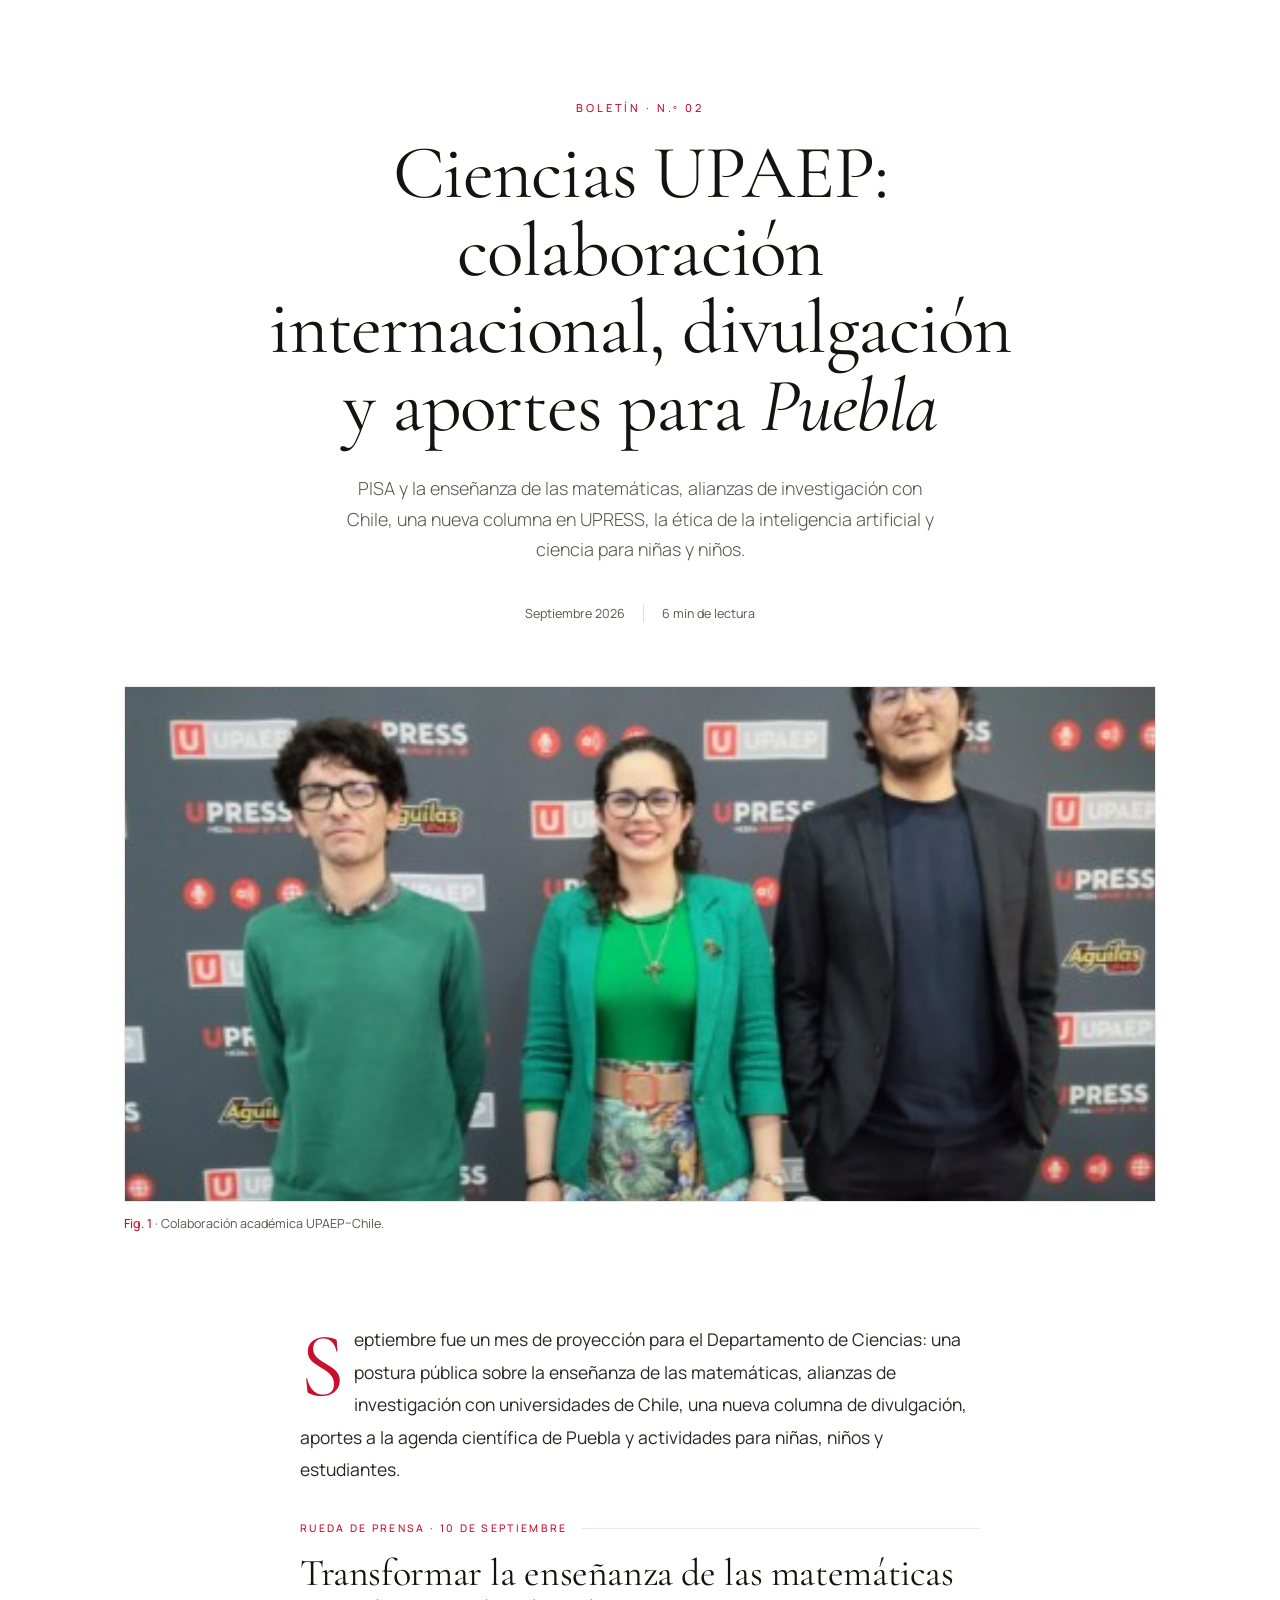
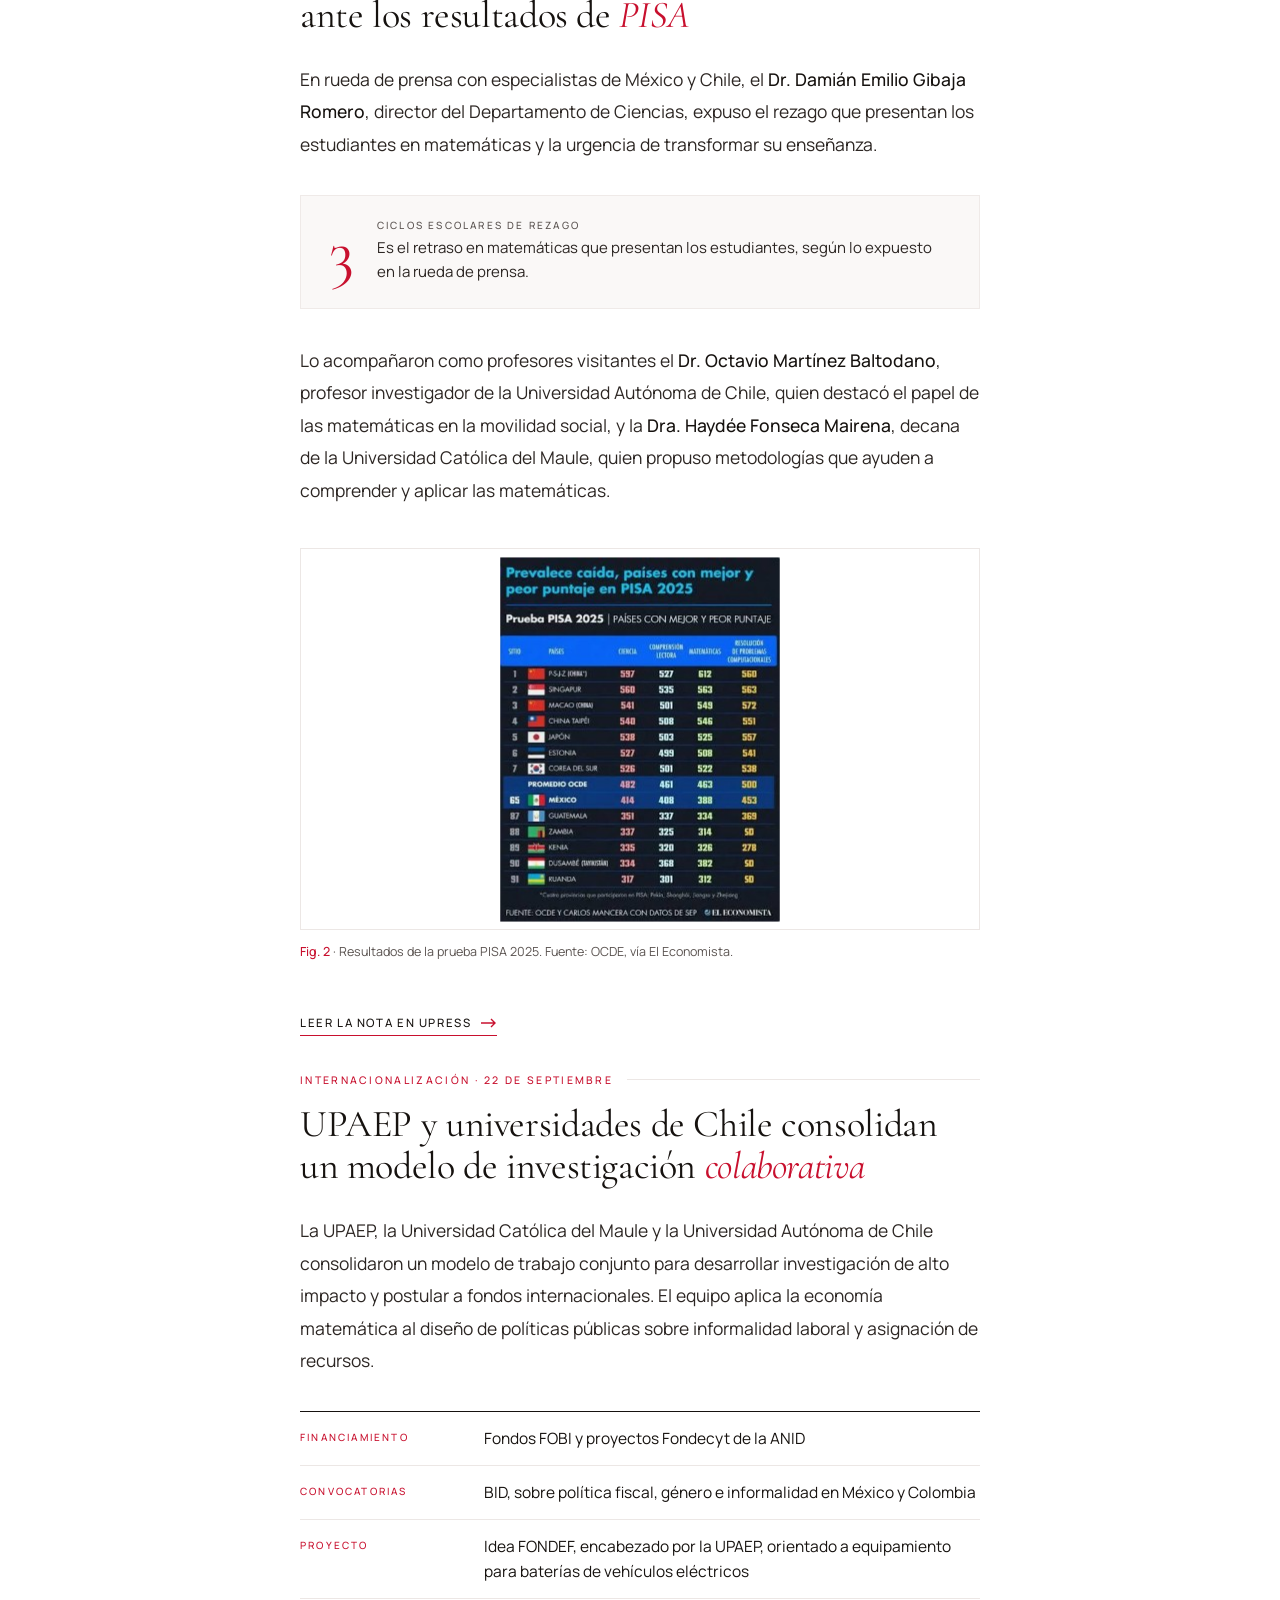
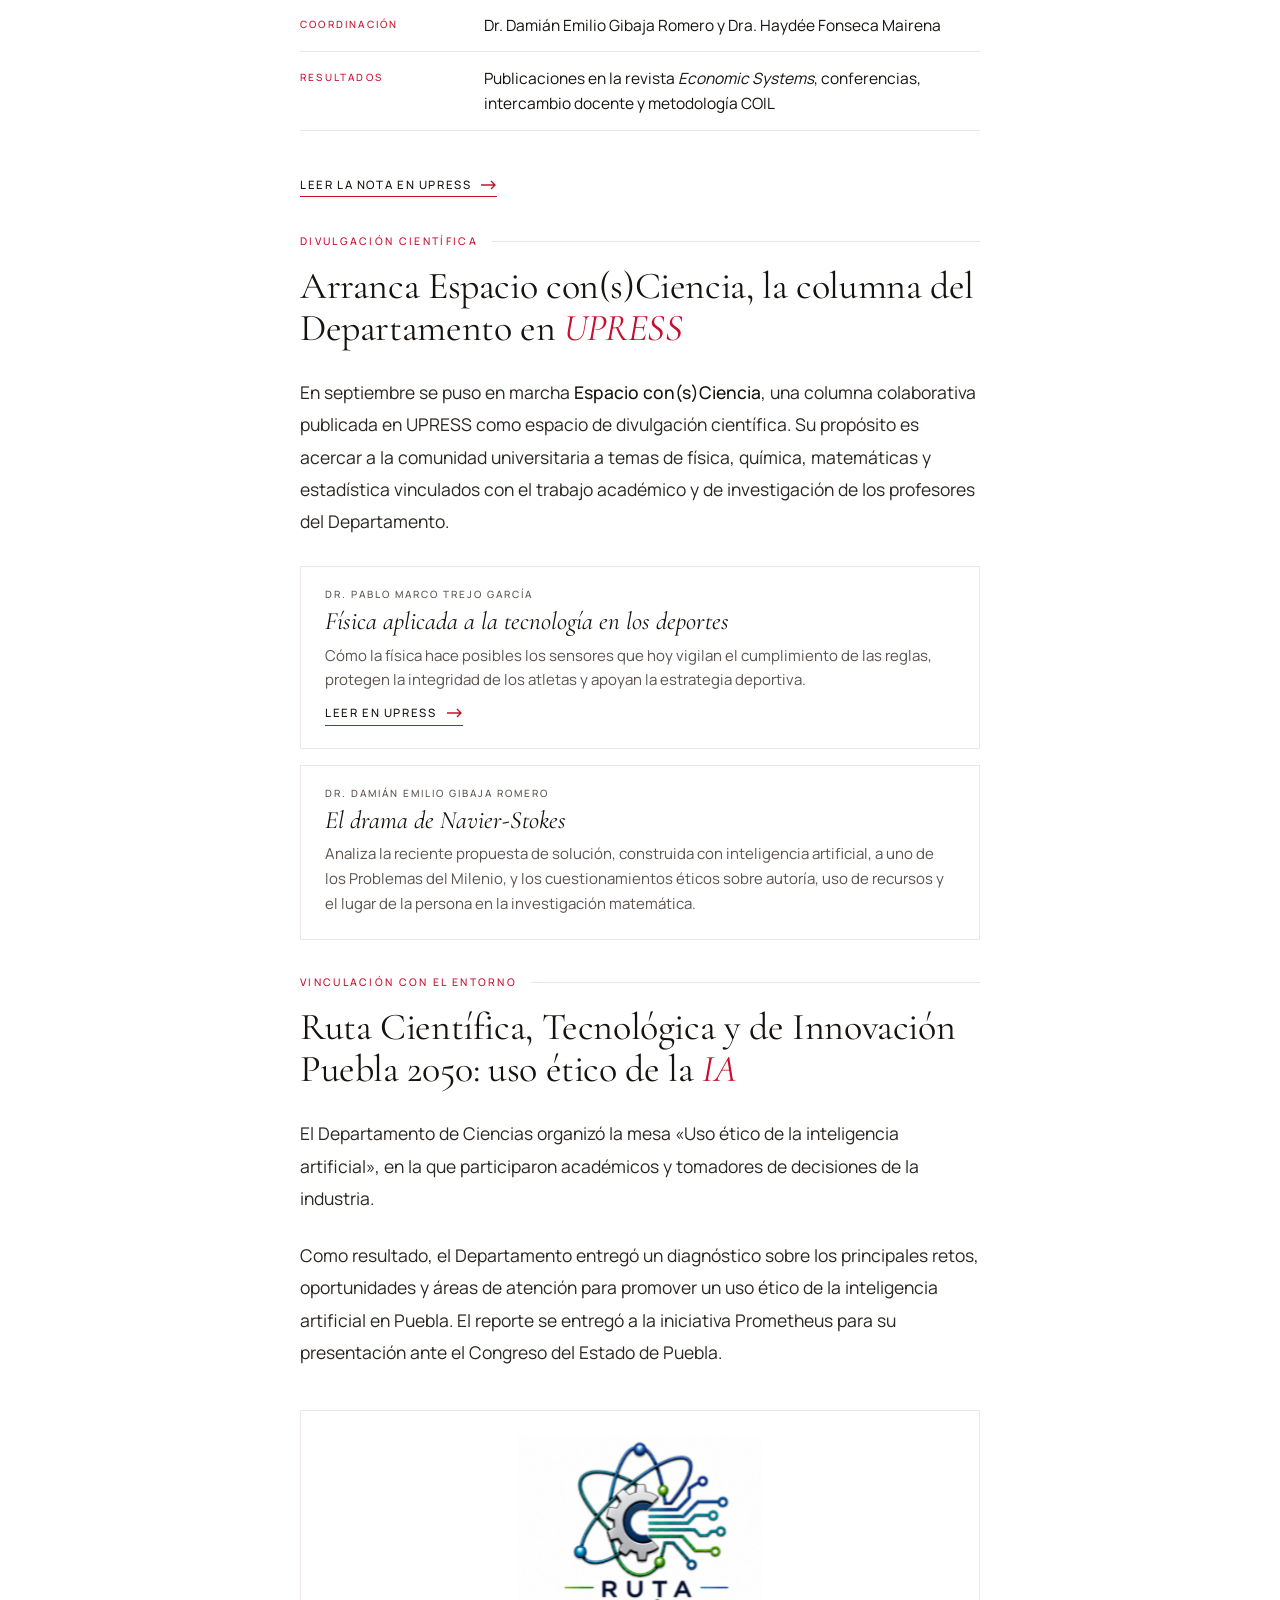
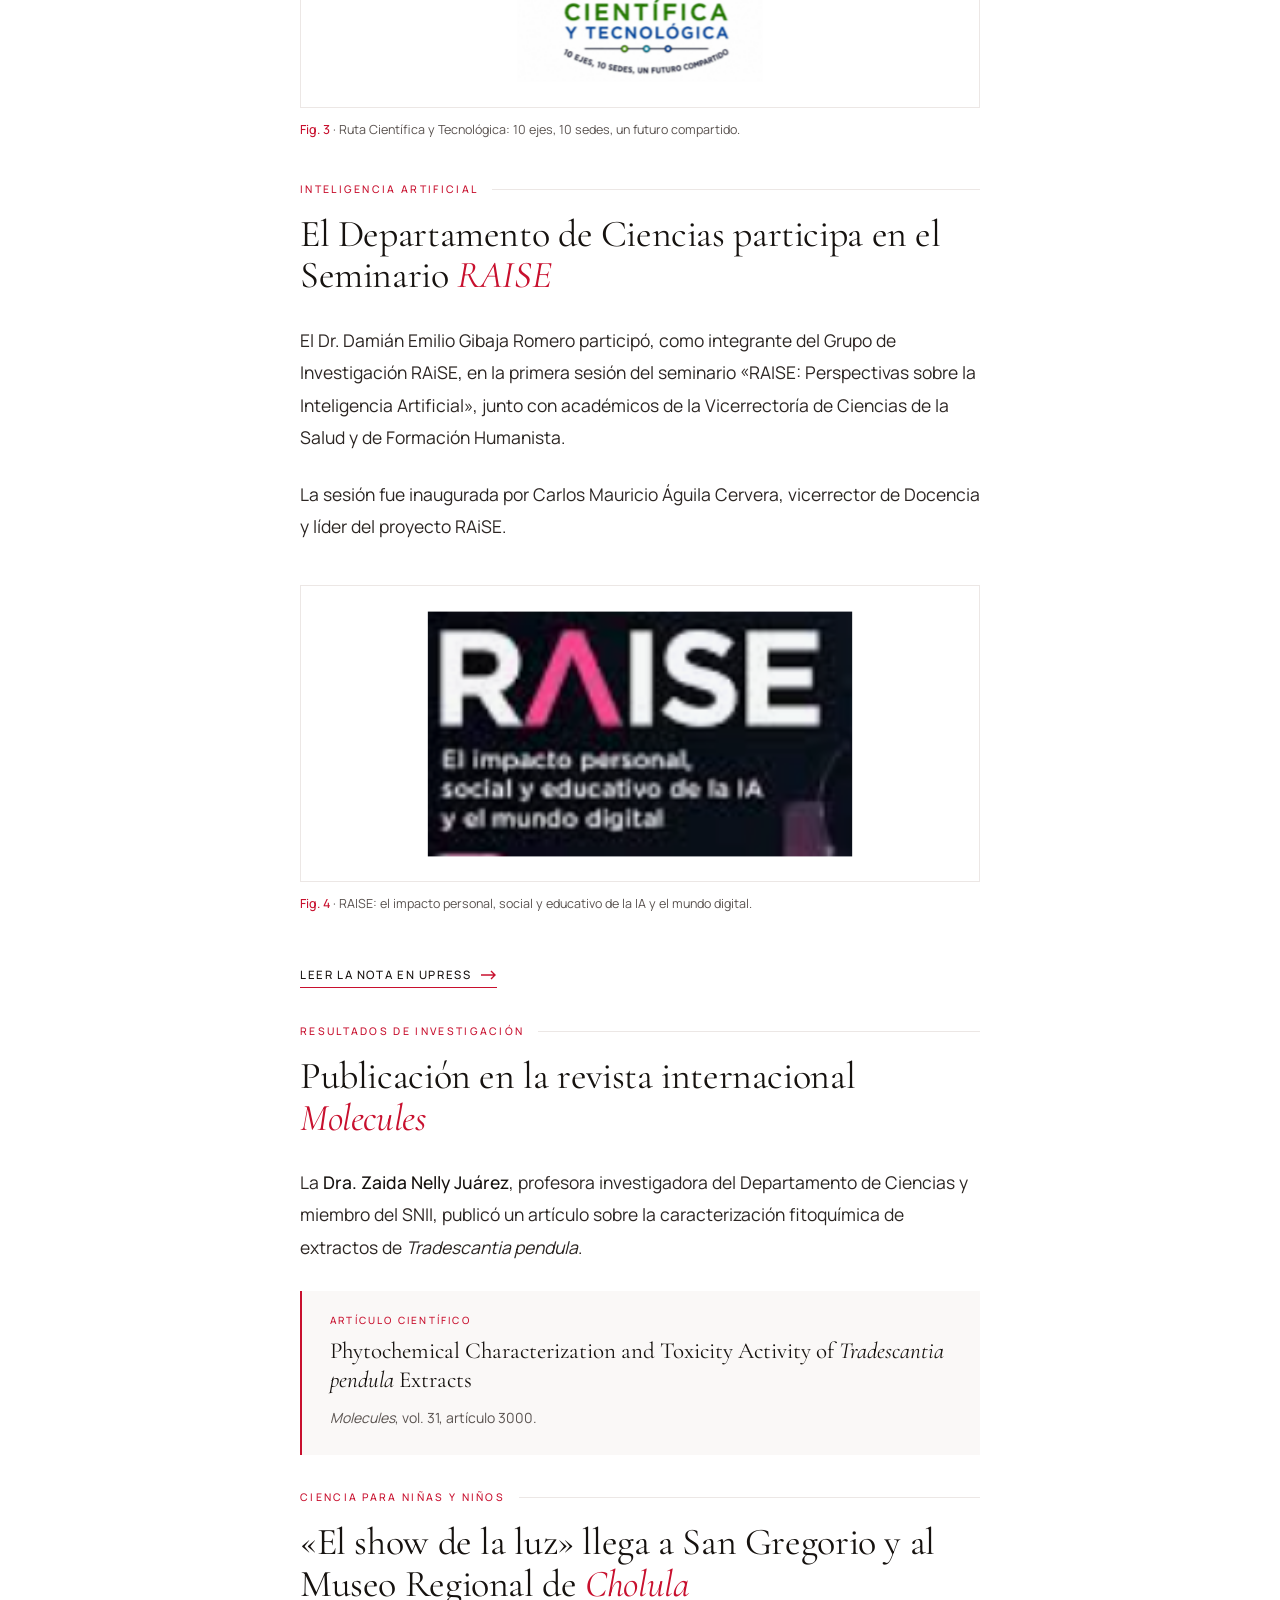
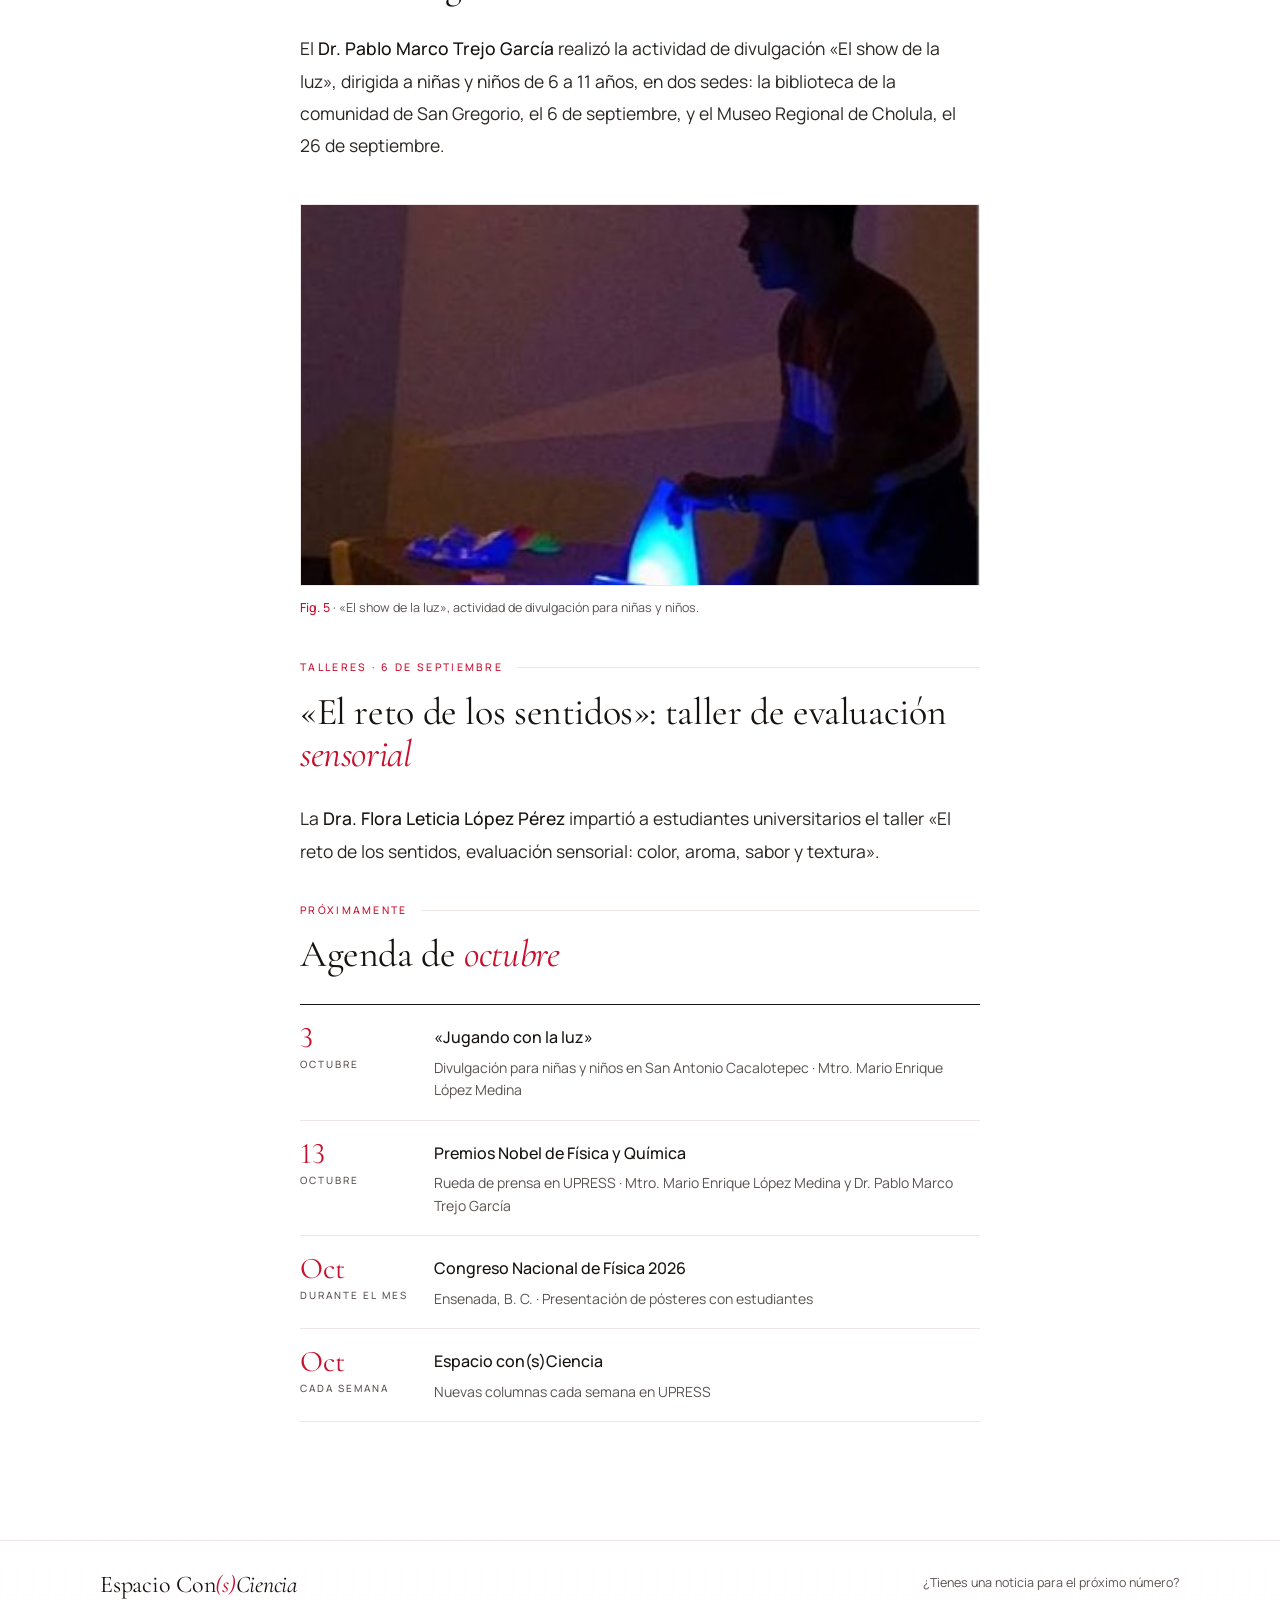
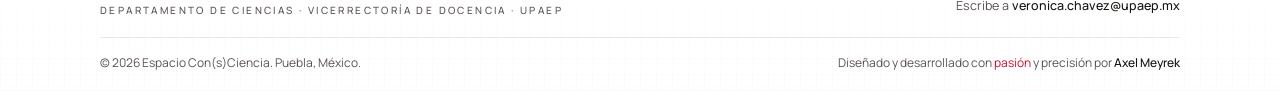
<file: articulo-septiembre-2026.html>
<!doctype html>
<html lang="es">
<head>
<!-- parcial:head -->
<meta charset="utf-8">
<meta name="viewport" content="width=device-width, initial-scale=1, viewport-fit=cover">
<link rel="preconnect" href="https://fonts.googleapis.com">
<link rel="preconnect" href="https://fonts.gstatic.com" crossorigin>
<link rel="stylesheet" href="https://fonts.googleapis.com/css2?family=Cormorant+Garamond:ital,wght@0,300;0,400;0,500;1,300;1,400&family=Manrope:wght@300;400;500&display=swap">
<link rel="stylesheet" href="estilos.css">
<link rel="icon" href="favicon.png" type="image/png">
<link rel="apple-touch-icon" href="apple-touch-icon.png">
<meta name="theme-color" content="#C8102E">
<!-- /parcial:head -->
<title>Ciencias UPAEP: colaboración internacional, divulgación y aportes para Puebla · Espacio Con(s)Ciencia</title>
<meta name="description" content="PISA y la enseñanza de las matemáticas, alianzas de investigación con Chile, una nueva columna en UPRESS, la ética de la inteligencia artificial y ciencia para niñas y niños.">
<link rel="canonical" href="https://axel-meyrek.github.io/consciencia/articulo-septiembre-2026.html">
<meta property="og:type" content="article">
<meta property="og:site_name" content="Espacio Con(s)Ciencia">
<meta property="og:locale" content="es_MX">
<meta property="og:title" content="Ciencias UPAEP: colaboración internacional, divulgación y aportes para Puebla">
<meta property="og:description" content="PISA y la enseñanza de las matemáticas, alianzas de investigación con Chile, una nueva columna en UPRESS, la ética de la inteligencia artificial y ciencia para niñas y niños.">
<meta property="og:url" content="https://axel-meyrek.github.io/consciencia/articulo-septiembre-2026.html">
<meta property="og:image" content="https://axel-meyrek.github.io/consciencia/img/og/articulo-septiembre-2026.jpg">
<meta property="og:image:width" content="1200">
<meta property="og:image:height" content="630">
<meta property="og:image:alt" content="Ciencias UPAEP: colaboración internacional, divulgación y aportes para Puebla · Espacio Con(s)Ciencia">
<meta name="twitter:card" content="summary_large_image">
</head>
<body>

<div class="progreso" id="progreso" aria-hidden="true"></div>

<main>
  <header class="art-head">
    <div class="art-head-inner entra">
      <p class="art-cat">Boletín · N.º 02</p>
      <h1 class="art-title">Ciencias UPAEP: colaboración internacional, divulgación y aportes para <em>Puebla</em></h1>
      <p class="art-lede">PISA y la enseñanza de las matemáticas, alianzas de investigación con Chile, una nueva columna en UPRESS, la ética de la inteligencia artificial y ciencia para niñas y niños.</p>
      <div class="art-meta">
        <span>Septiembre 2026</span><span>6 min de lectura</span>
      </div>
    </div>
  </header>

  <figure class="art-portada entra">
    <div class="card-img">
      <img src="img/colaboracion-upaep-chile.jpg" alt="Tres académicos de pie frente a una mampara con logotipos de UPAEP y UPRESS" style="object-position: 50% 30%">
      <div class="mira" aria-hidden="true"><i></i><span>x 0.50 · f(x) 0.50</span></div>
    </div>
    <figcaption><b>Fig. 1</b> · Colaboración académica UPAEP–Chile.</figcaption>
  </figure>

  <div class="art-cuerpo">
    <article class="texto">
      <p class="inicial">Septiembre fue un mes de proyección para el Departamento de Ciencias: una postura pública sobre la enseñanza de las matemáticas, alianzas de investigación con universidades de Chile, una nueva columna de divulgación, aportes a la agenda científica de Puebla y actividades para niñas, niños y estudiantes.</p>

      <p class="sec-eyebrow">Rueda de prensa · 10 de septiembre</p>
      <h2>Transformar la enseñanza de las matemáticas ante los resultados de <em>PISA</em></h2>
      <p>En rueda de prensa con especialistas de México y Chile, el <strong>Dr. Damián Emilio Gibaja Romero</strong>, director del Departamento de Ciencias, expuso el rezago que presentan los estudiantes en matemáticas y la urgencia de transformar su enseñanza.</p>
      <div class="dato">
        <b>3</b>
        <span>Ciclos escolares de rezago</span>
        <p>Es el retraso en matemáticas que presentan los estudiantes, según lo expuesto en la rueda de prensa.</p>
      </div>
      <p>Lo acompañaron como profesores visitantes el <strong>Dr. Octavio Martínez Baltodano</strong>, profesor investigador de la Universidad Autónoma de Chile, quien destacó el papel de las matemáticas en la movilidad social, y la <strong>Dra. Haydée Fonseca Mairena</strong>, decana de la Universidad Católica del Maule, quien propuso metodologías que ayuden a comprender y aplicar las matemáticas.</p>
      <figure class="fig">
        <div class="card-img">
          <img src="img/pisa-2025-resultados.jpg" alt="Infografía con los países con mejor y peor puntaje en la prueba PISA 2025; México aparece en el lugar 65" loading="lazy" class="contener">
          <div class="mira" aria-hidden="true"><i></i><span>x 0.50 · f(x) 0.50</span></div>
        </div>
        <figcaption><b>Fig. 2</b> · Resultados de la prueba PISA 2025. Fuente: OCDE, vía El Economista.</figcaption>
      </figure>
      <p><a class="nota" href="https://upress.upaep.mx/secciones/academia/17383-upaep-urge-transformar-la-ense%C3%B1anza-ante-resultados-de-pisa" target="_blank" rel="noopener">Leer la nota en UPRESS <span class="flecha" aria-hidden="true"></span></a></p>

      <p class="sec-eyebrow">Internacionalización · 22 de septiembre</p>
      <h2>UPAEP y universidades de Chile consolidan un modelo de investigación <em>colaborativa</em></h2>
      <p>La UPAEP, la Universidad Católica del Maule y la Universidad Autónoma de Chile consolidaron un modelo de trabajo conjunto para desarrollar investigación de alto impacto y postular a fondos internacionales. El equipo aplica la economía matemática al diseño de políticas públicas sobre informalidad laboral y asignación de recursos.</p>
      <dl class="ficha">
        <div><dt>Financiamiento</dt><dd>Fondos FOBI y proyectos Fondecyt de la ANID</dd></div>
        <div><dt>Convocatorias</dt><dd>BID, sobre política fiscal, género e informalidad en México y Colombia</dd></div>
        <div><dt>Proyecto</dt><dd>Idea FONDEF, encabezado por la UPAEP, orientado a equipamiento para baterías de vehículos eléctricos</dd></div>
        <div><dt>Coordinación</dt><dd>Dr. Damián Emilio Gibaja Romero y Dra. Haydée Fonseca Mairena</dd></div>
        <div><dt>Resultados</dt><dd>Publicaciones en la revista <em>Economic Systems</em>, conferencias, intercambio docente y metodología COIL</dd></div>
      </dl>
      <p><a class="nota" href="https://upress.upaep.mx/secciones/academia/17457-upaep-y-chile-impulsan-proyectos-cientificos-internacionales" target="_blank" rel="noopener">Leer la nota en UPRESS <span class="flecha" aria-hidden="true"></span></a></p>

      <p class="sec-eyebrow">Divulgación científica</p>
      <h2>Arranca Espacio con(s)Ciencia, la columna del Departamento en <em>UPRESS</em></h2>
      <p>En septiembre se puso en marcha <strong>Espacio con(s)Ciencia</strong>, una columna colaborativa publicada en UPRESS como espacio de divulgación científica. Su propósito es acercar a la comunidad universitaria a temas de física, química, matemáticas y estadística vinculados con el trabajo académico y de investigación de los profesores del Departamento.</p>
      <div class="columnas">
        <div class="columna">
          <span>Dr. Pablo Marco Trejo García</span>
          <strong>Física aplicada a la tecnología en los deportes</strong>
          <p>Cómo la física hace posibles los sensores que hoy vigilan el cumplimiento de las reglas, protegen la integridad de los atletas y apoyan la estrategia deportiva.</p>
          <a class="nota" href="https://upress.upaep.mx/ciencia/17445-espacio-con-s-ciencia-fisica-aplicada-a-la-tecnologia-en-los-deportes-2" target="_blank" rel="noopener">Leer en UPRESS <span class="flecha" aria-hidden="true"></span></a>
        </div>
        <div class="columna">
          <span>Dr. Damián Emilio Gibaja Romero</span>
          <strong>El drama de Navier-Stokes</strong>
          <p>Analiza la reciente propuesta de solución, construida con inteligencia artificial, a uno de los Problemas del Milenio, y los cuestionamientos éticos sobre autoría, uso de recursos y el lugar de la persona en la investigación matemática.</p>
        </div>
      </div>

      <p class="sec-eyebrow">Vinculación con el entorno</p>
      <h2>Ruta Científica, Tecnológica y de Innovación Puebla 2050: uso ético de la <em>IA</em></h2>
      <p>El Departamento de Ciencias organizó la mesa «Uso ético de la inteligencia artificial», en la que participaron académicos y tomadores de decisiones de la industria.</p>
      <p>Como resultado, el Departamento entregó un diagnóstico sobre los principales retos, oportunidades y áreas de atención para promover un uso ético de la inteligencia artificial en Puebla. El reporte se entregó a la iniciativa Prometheus para su presentación ante el Congreso del Estado de Puebla.</p>
      <figure class="fig fig--logo">
        <div class="card-img">
          <img src="img/ruta-cientifica-tecnologica.png" alt="Logotipo de la Ruta Científica y Tecnológica: 10 ejes, 10 sedes, un futuro compartido" loading="lazy">
          <div class="mira" aria-hidden="true"><i></i><span>x 0.50 · f(x) 0.50</span></div>
        </div>
        <figcaption><b>Fig. 3</b> · Ruta Científica y Tecnológica: 10 ejes, 10 sedes, un futuro compartido.</figcaption>
      </figure>

      <p class="sec-eyebrow">Inteligencia artificial</p>
      <h2>El Departamento de Ciencias participa en el Seminario <em>RAISE</em></h2>
      <p>El Dr. Damián Emilio Gibaja Romero participó, como integrante del Grupo de Investigación RAiSE, en la primera sesión del seminario «RAISE: Perspectivas sobre la Inteligencia Artificial», junto con académicos de la Vicerrectoría de Ciencias de la Salud y de Formación Humanista.</p>
      <p>La sesión fue inaugurada por Carlos Mauricio Águila Cervera, vicerrector de Docencia y líder del proyecto RAiSE.</p>
      <figure class="fig fig--logo">
        <div class="card-img">
          <img src="img/raise-seminario.png" alt="Imagen del seminario RAISE: el impacto personal, social y educativo de la IA y el mundo digital" loading="lazy">
          <div class="mira" aria-hidden="true"><i></i><span>x 0.50 · f(x) 0.50</span></div>
        </div>
        <figcaption><b>Fig. 4</b> · RAISE: el impacto personal, social y educativo de la IA y el mundo digital.</figcaption>
      </figure>
      <p><a class="nota" href="https://upress.upaep.mx/secciones/vida-universitaria/17427-raise-abre-dialogo-sobre-inteligencia-artificial" target="_blank" rel="noopener">Leer la nota en UPRESS <span class="flecha" aria-hidden="true"></span></a></p>

      <p class="sec-eyebrow">Resultados de investigación</p>
      <h2>Publicación en la revista internacional <em>Molecules</em></h2>
      <p>La <strong>Dra. Zaida Nelly Juárez</strong>, profesora investigadora del Departamento de Ciencias y miembro del SNII, publicó un artículo sobre la caracterización fitoquímica de extractos de <em>Tradescantia pendula</em>.</p>
      <div class="publicacion">
        <span>Artículo científico</span>
        <strong>Phytochemical Characterization and Toxicity Activity of <em>Tradescantia pendula</em> Extracts</strong>
        <p><em>Molecules</em>, vol. 31, artículo 3000.</p>
      </div>

      <p class="sec-eyebrow">Ciencia para niñas y niños</p>
      <h2>«El show de la luz» llega a San Gregorio y al Museo Regional de <em>Cholula</em></h2>
      <p>El <strong>Dr. Pablo Marco Trejo García</strong> realizó la actividad de divulgación «El show de la luz», dirigida a niñas y niños de 6 a 11 años, en dos sedes: la biblioteca de la comunidad de San Gregorio, el 6 de septiembre, y el Museo Regional de Cholula, el 26 de septiembre.</p>
      <figure class="fig">
        <div class="card-img">
          <img src="img/show-de-la-luz.jpg" alt="El Dr. Pablo Marco Trejo García en una sala oscura junto a un objeto iluminado en azul" loading="lazy">
          <div class="mira" aria-hidden="true"><i></i><span>x 0.50 · f(x) 0.50</span></div>
        </div>
        <figcaption><b>Fig. 5</b> · «El show de la luz», actividad de divulgación para niñas y niños.</figcaption>
      </figure>

      <p class="sec-eyebrow">Talleres · 6 de septiembre</p>
      <h2>«El reto de los sentidos»: taller de evaluación <em>sensorial</em></h2>
      <p>La <strong>Dra. Flora Leticia López Pérez</strong> impartió a estudiantes universitarios el taller «El reto de los sentidos, evaluación sensorial: color, aroma, sabor y textura».</p>

      <p class="sec-eyebrow">Próximamente</p>
      <h2>Agenda de <em>octubre</em></h2>
      <ul class="agenda">
        <li><span class="cuando">3<small>Octubre</small></span><b>«Jugando con la luz»</b><p>Divulgación para niñas y niños en San Antonio Cacalotepec · Mtro. Mario Enrique López Medina</p></li>
        <li><span class="cuando">13<small>Octubre</small></span><b>Premios Nobel de Física y Química</b><p>Rueda de prensa en UPRESS · Mtro. Mario Enrique López Medina y Dr. Pablo Marco Trejo García</p></li>
        <li><span class="cuando">Oct<small>Durante el mes</small></span><b>Congreso Nacional de Física 2026</b><p>Ensenada, B. C. · Presentación de pósteres con estudiantes</p></li>
        <li><span class="cuando">Oct<small>Cada semana</small></span><b>Espacio con(s)Ciencia</b><p>Nuevas columnas cada semana en UPRESS</p></li>
      </ul>
    </article>
  </div>
</main>

<!-- parcial:pie -->
<footer class="pie">
  <div class="pie-inner">
    <div class="pie-top">
      <div>
        <p class="pie-marca">Espacio Con<span class="s">(s)</span><em>Ciencia</em></p>
        <p class="pie-sub">Departamento de Ciencias · Vicerrectoría de Docencia · UPAEP</p>
      </div>
      <div class="pie-contacto">
        <span>¿Tienes una noticia para el próximo número?</span>
        <span>Escribe a <strong>veronica.chavez@upaep.mx</strong></span>
      </div>
    </div>
    <div class="pie-bottom">
      <span>© 2026 Espacio Con(s)Ciencia. Puebla, México.</span>
      <span class="credito">Diseñado y desarrollado con <span class="corazon">pasión</span> y precisión por <strong>Axel Meyrek</strong></span>
    </div>
  </div>
</footer>
<!-- /parcial:pie -->

<script src="comun.js"></script>
<script src="articulo.js"></script>
</body>
</html>
</file>
<file: estilos.css>
:root {
  --rojo: #C8102E; /* Rojo UPAEP */
  --bg: #FFFFFF;
  --ink: #16120F;
  --ink-2: #5A5350;

  --f-display: "Cormorant Garamond", "Garamond", "Times New Roman", serif;
  --f-body: "Manrope", "Helvetica Neue", Arial, sans-serif;
  --ease: cubic-bezier(.2, .7, .1, 1);
  --telon: cubic-bezier(.76, 0, .24, 1);

  /* Margen lateral mínimo, respetando el área segura del dispositivo */
  --margen-izq: max(24px, env(safe-area-inset-left, 0px));
  --margen-der: max(24px, env(safe-area-inset-right, 0px));
  --lectura: 680px; /* ancho de la columna de texto en los artículos */

  /* Tiempos de la secuencia de entrada */
  --t-cortina: 1.7s;   /* cuándo empieza a subir la cortina */
  --t-hero: 2.05s;     /* cuándo entra todo el texto del hero */
  color-scheme: light;
}

*, *::before, *::after { box-sizing: border-box; }
html { scroll-behavior: smooth; }
@media (prefers-reduced-motion: reduce) { html { scroll-behavior: auto; } }
body {
  margin: 0; background: var(--bg); color: var(--ink);
  font-family: var(--f-body); -webkit-font-smoothing: antialiased;
}

/* ---------- Transición de entrada (cortina roja) ---------- */
.intro {
  position: fixed; inset: 0; z-index: 100; background: var(--rojo); color: #fff;
  display: grid; place-items: center; text-align: center;
  padding-inline: var(--margen-izq) var(--margen-der);
  animation: cortina 1.1s var(--telon) var(--t-cortina) forwards;
}
.intro-inner {
  display: grid; justify-items: center; gap: 18px;
  animation: sale .45s ease calc(var(--t-cortina) - .15s) forwards;
}
.intro-name {
  margin: 0; font: 400 clamp(26px, 3.4vw, 40px)/1.1 var(--f-display); letter-spacing: .01em;
  opacity: 0; transform: translateY(12px); filter: blur(6px);
  animation: aparece 1s var(--ease) .15s forwards;
}
.intro-line {
  width: min(200px, 50vw); height: 1px; background: rgba(255, 255, 255, .7);
  transform: scaleX(0); animation: traza 1s var(--telon) .3s forwards;
}
.intro-sub {
  font: 500 11px/1 var(--f-body); letter-spacing: .34em; text-transform: uppercase; padding-left: .34em;
  opacity: 0; animation: aparece 1s var(--ease) .5s forwards;
}
@keyframes traza { to { transform: scaleX(1); } }
@keyframes sale { to { opacity: 0; transform: translateY(-10px); } }
@keyframes cortina { to { transform: translateY(-100%); } }

/* ---------- Hero ---------- */
.hero {
  min-height: 100svh; display: grid; align-content: center;
  position: relative; overflow: hidden;
  padding-block: 64px;
  padding-inline: var(--margen-izq) var(--margen-der);
}
.hero-inner { position: relative; z-index: 1; width: 100%; max-width: 1180px; margin-inline: auto; text-align: center; }

/* Fondo: gráfica sobre papel milimétrico. Se atenúa al centro para no competir con el texto. */
.grafica {
  position: absolute; inset: 0; width: 100%; height: 100%; display: block;
  -webkit-mask-image: radial-gradient(ellipse 55% 45% at 50% 50%, rgba(0,0,0,.28) 0%, rgba(0,0,0,.7) 60%, #000 100%);
          mask-image: radial-gradient(ellipse 55% 45% at 50% 50%, rgba(0,0,0,.28) 0%, rgba(0,0,0,.7) 60%, #000 100%);
  opacity: 0; animation: aparece-grafica 1.4s ease calc(var(--t-cortina) + .2s) forwards;
}
@keyframes aparece-grafica { to { opacity: 1; } }

.name {
  margin: 0;
  font: 400 clamp(42px, 7.5vw, 104px)/1 var(--f-display);
  letter-spacing: -.01em;
}
.name .row { display: block; white-space: nowrap; }
.name em { font-style: italic; }
.name .s { color: var(--rojo); font-style: italic; }

.desc {
  margin: clamp(28px, 3.5vw, 44px) auto 0;
  max-width: 46ch;
  font-size: clamp(15px, 1.3vw, 17px); line-height: 1.7; font-weight: 300;
  color: var(--ink-2);
}
.desc strong { font-weight: 500; color: var(--ink); }

/* Todo el texto del hero entra al unísono */
.name, .desc, .ctas {
  opacity: 0; transform: translateY(24px); filter: blur(10px);
  animation: aparece 1.5s var(--ease) var(--t-hero) forwards;
}
@keyframes aparece { to { opacity: 1; transform: none; filter: blur(0); } }

/* ---------- Llamadas a la acción ---------- */
.ctas {
  margin-top: clamp(32px, 4vw, 48px);
  display: flex; flex-wrap: wrap; justify-content: center; gap: 14px 18px;
}
.cta {
  font: 500 13px/1 var(--f-body); letter-spacing: .06em; text-transform: uppercase;
  text-decoration: none; padding: 16px 28px; border: 1px solid var(--rojo);
  display: inline-flex; align-items: center; gap: 12px;
  position: relative; overflow: hidden; isolation: isolate;
  transition: color .5s var(--ease), border-color .5s var(--ease);
}
.cta::before {
  content: ""; position: absolute; inset: 0; z-index: -1;
  transform: scaleX(0); transform-origin: right;
  transition: transform .6s var(--ease);
}
.cta svg { transition: transform .5s var(--ease); }
.cta:hover::before, .cta:focus-visible::before { transform: scaleX(1); transform-origin: left; }
.cta:hover svg { transform: translateX(4px); }
.cta:focus-visible { outline: 2px solid var(--rojo); outline-offset: 3px; }

/* Principal: relleno rojo, al pasar se vuelve tinta */
.cta--primary { background: var(--rojo); color: #fff; }
.cta--primary::before { background: var(--ink); }
.cta--primary:hover { border-color: var(--ink); }

/* Secundaria: contorno, al pasar se rellena de rojo */
.cta--ghost { background: transparent; color: var(--ink); border-color: #D9D4D2; }
.cta--ghost::before { background: var(--rojo); }
.cta--ghost:hover { color: #fff; border-color: var(--rojo); }

/* Flecha de "leer": un solo icono, pintado con el color del texto */
.flecha {
  display: inline-block; flex: none; width: 16px; height: 10px; background: currentColor;
  --icono: url("data:image/svg+xml,%3Csvg xmlns='http://www.w3.org/2000/svg' viewBox='0 0 16 10' fill='none' stroke='%23000' stroke-width='1.4'%3E%3Cpath d='M0 5h14M10 1l4 4-4 4'/%3E%3C/svg%3E");
  -webkit-mask: var(--icono) center / 100% 100% no-repeat;
          mask: var(--icono) center / 100% 100% no-repeat;
}

/* ---------- Primer post (tarjeta) ---------- */
.post {
  padding-block: clamp(96px, 13vw, 168px);
  padding-inline: var(--margen-izq) var(--margen-der);
}
.post-inner { max-width: 920px; margin-inline: auto; }
.post-label {
  display: flex; align-items: center; gap: 18px; margin: 0 0 clamp(32px, 4vw, 48px);
  font: 500 11px/1 var(--f-body); letter-spacing: .3em; text-transform: uppercase; color: var(--ink-2);
}
.post-label::after { content: ""; flex: 1; height: 1px; background: #E7E2E0; }
.post-label b { color: var(--rojo); font-weight: 500; }

.card {
  display: grid; grid-template-columns: minmax(0, 1fr) minmax(0, 1fr);
  max-width: 860px; margin-inline: auto; position: relative;
  background: #fff; border: 1px solid #ECE7E5; text-decoration: none; color: inherit;
  box-shadow: 0 1px 2px rgba(22, 18, 15, .04);
  transition: transform .7s var(--ease), box-shadow .7s var(--ease), border-color .7s var(--ease);
}
.card:hover {
  transform: translateY(-6px);
  border-color: #E2DAD8;
  box-shadow: 0 30px 60px -30px rgba(22, 18, 15, .22), 0 10px 20px -12px rgba(200, 16, 46, .12);
}
.card:focus-visible { outline: 2px solid var(--rojo); outline-offset: 4px; }

.card-img { position: relative; overflow: hidden; min-height: 280px; background: #F6F3F2; cursor: crosshair; }
.card-img img {
  position: absolute; inset: 0; width: 100%; height: 100%; object-fit: cover; display: block;
  transform: scale(1.02); transition: transform 1.4s var(--ease);
}
.card:hover .card-img img { transform: scale(1.07); }
.card-img img.foto-retrato { object-position: 50% 18%; } /* encuadre de retratos */
.card-tag {
  position: absolute; top: 20px; left: 20px;
  font: 500 10px/1 var(--f-body); letter-spacing: .24em; text-transform: uppercase;
  background: var(--rojo); color: #fff; padding: 8px 10px 8px 12px;
}

.card-body { padding: clamp(26px, 3vw, 38px); display: flex; flex-direction: column; min-width: 0; }
.card-cat { margin: 0 0 12px; font: 500 11px/1 var(--f-body); letter-spacing: .22em; text-transform: uppercase; color: var(--rojo); }
.card-title { margin: 0; font: 400 clamp(26px, 2.6vw, 34px)/1.08 var(--f-display); letter-spacing: -.01em; text-wrap: balance; }
.card-title em { font-style: italic; }
.card-desc { margin: 16px 0 0; font-size: 14.5px; line-height: 1.7; font-weight: 300; color: var(--ink-2); }
.card-foot {
  margin-top: auto; padding-top: 24px; display: flex; align-items: center; justify-content: space-between; gap: 16px;
  font-size: 12.5px; color: var(--ink-2);
}
.card-foot .leer {
  display: inline-flex; align-items: center; gap: 12px;
  font: 500 12px/1 var(--f-body); letter-spacing: .08em; text-transform: uppercase; color: var(--ink);
  transition: color .4s var(--ease);
}
.card-foot .leer .flecha { color: var(--rojo); transition: transform .5s var(--ease); }
.card:hover .leer { color: var(--rojo); }
.card:hover .leer .flecha { transform: translateX(6px); }
.card-foot hr { flex: 1; border: 0; height: 1px; background: #EFEBEA; margin: 0; }

/* Efecto 1: marcas de registro en las esquinas, como el marco de una gráfica */
.card .esq { position: absolute; width: 12px; height: 12px; pointer-events: none; z-index: 2;
  transition: transform .7s var(--ease), opacity .7s var(--ease); opacity: 0; }
.card .esq::before, .card .esq::after { content: ""; position: absolute; background: var(--rojo); }
.card .esq::before { width: 100%; height: 1px; }
.card .esq::after { width: 1px; height: 100%; }
.esq.tl { top: -7px; left: -7px; transform: translate(6px, 6px); }
.esq.tr { top: -7px; right: -7px; transform: translate(-6px, 6px) scaleX(-1); }
.esq.bl { bottom: -7px; left: -7px; transform: translate(6px, -6px) scaleY(-1); }
.esq.br { bottom: -7px; right: -7px; transform: translate(-6px, -6px) scale(-1); }
.card:hover .esq { opacity: 1; }
.card:hover .esq.tl { transform: none; }
.card:hover .esq.tr { transform: scaleX(-1); }
.card:hover .esq.bl { transform: scaleY(-1); }
.card:hover .esq.br { transform: scale(-1); }

/* Efecto 2: mira con coordenadas que sigue al cursor sobre la imagen */
.mira { position: absolute; inset: 0; z-index: 1; pointer-events: none; opacity: 0; transition: opacity .5s var(--ease); }
.card-img:hover .mira { opacity: 1; }
.mira::before, .mira::after { content: ""; position: absolute; background: rgba(22, 18, 15, .35); }
.mira::before { left: 0; right: 0; top: var(--my, 50%); height: 1px; }
.mira::after { top: 0; bottom: 0; left: var(--mx, 50%); width: 1px; }
.mira span {
  position: absolute; left: var(--mx, 50%); top: var(--my, 50%); transform: translate(10px, 10px);
  font: 500 10px/1 ui-monospace, "SF Mono", Menlo, monospace; letter-spacing: .04em; white-space: nowrap;
  background: #fff; color: var(--ink); padding: 5px 7px; border: 1px solid #E7E2E0;
  font-variant-numeric: tabular-nums;
}
.mira i { position: absolute; left: var(--mx, 50%); top: var(--my, 50%); width: 7px; height: 7px; margin: -3.5px 0 0 -3.5px; border-radius: 50%; background: var(--rojo); }

@media (max-width: 820px) {
  .card { grid-template-columns: 1fr; }
  .card-img { min-height: 0; aspect-ratio: 16 / 10; max-width: 100%; }
}

/* ---------- Publicaciones anteriores ---------- */
.archivo {
  padding-block: 0 clamp(96px, 12vw, 160px);
  padding-inline: var(--margen-izq) var(--margen-der);
  scroll-margin-top: 48px;
}
.archivo-inner { max-width: 920px; margin-inline: auto; }
.archivo-grid { display: grid; grid-template-columns: repeat(auto-fit, minmax(min(100%, 260px), 1fr)); gap: clamp(20px, 2.4vw, 32px); }

.card--mini { display: flex; flex-direction: column; max-width: none; margin: 0; }
.card--mini .card-img { min-height: 0; aspect-ratio: 16 / 10; max-width: 100%; }
.card--mini .card-body { padding: 22px 22px 20px; flex: 1; }
.card--mini .card-cat { font-size: 10px; margin-bottom: 10px; }
.card--mini .card-title { font-size: clamp(22px, 2vw, 26px); line-height: 1.12; }
.card--mini .card-desc {
  margin-top: 10px; font-size: 14px; line-height: 1.65;
  display: -webkit-box; -webkit-line-clamp: 3; -webkit-box-orient: vertical; overflow: hidden;
}
.card--mini .card-foot { padding-top: 18px; font-size: 12px; }
.card--mini .card-foot .leer { font-size: 11px; }

/* ---------- Footer ---------- */
.pie {
  position: relative; border-top: 1px solid #ECE7E5;
  background:
    linear-gradient(#fff, rgba(255,255,255,.6)),
    repeating-linear-gradient(0deg, rgba(200,16,46,.05) 0 1px, transparent 1px 16px),
    repeating-linear-gradient(90deg, rgba(200,16,46,.05) 0 1px, transparent 1px 16px),
    #fff;
  padding-block: 32px max(20px, env(safe-area-inset-bottom, 0px));
  padding-inline: var(--margen-izq) var(--margen-der);
}
.pie-inner { max-width: 1080px; margin-inline: auto; display: grid; gap: 22px; }
.pie-top { display: flex; flex-wrap: wrap; align-items: center; justify-content: space-between; gap: 16px 32px; }
.pie-marca { margin: 0; font: 400 24px/1 var(--f-display); letter-spacing: -.01em; }
.pie-marca em { font-style: italic; }
.pie-marca .s { color: var(--rojo); font-style: italic; }
.pie-sub { margin: 8px 0 0; font: 500 10px/1 var(--f-body); letter-spacing: .24em; text-transform: uppercase; color: var(--ink-2); }
.pie-contacto { display: grid; gap: 6px; justify-items: end; text-align: right; font-size: 12.5px; color: var(--ink-2); }
.pie-contacto strong { font-weight: 500; color: var(--ink); user-select: all; }
@media (max-width: 640px) { .pie-contacto { justify-items: start; text-align: left; } }

.pie-bottom {
  display: flex; flex-wrap: wrap; justify-content: space-between; gap: 12px 32px;
  padding-top: 16px; border-top: 1px solid #ECE7E5; font-size: 12px; color: var(--ink-2);
}
.credito strong { font-weight: 500; color: var(--ink); position: relative; }
.credito strong::after {
  content: ""; position: absolute; left: 0; right: 0; bottom: -3px; height: 1px; background: var(--rojo);
  transform: scaleX(0); transform-origin: left; transition: transform .7s var(--ease);
}
.pie:hover .credito strong::after { transform: scaleX(1); }
.credito .corazon { color: var(--rojo); }

/* Aparición al hacer scroll: todo el bloque entra al unísono */
.js .al-scroll { opacity: 0; transform: translateY(40px); filter: blur(8px); }
.al-scroll { transition: opacity 1.4s var(--ease), transform 1.4s var(--ease), filter 1.4s var(--ease); }
.js .al-scroll.visible { opacity: 1; transform: none; filter: blur(0); }

@media (prefers-reduced-motion: reduce) {
  .intro { display: none; }
  .grafica { animation: none; opacity: 1; }
  .js .al-scroll { opacity: 1; transform: none; filter: none; transition: none; }
  .name, .desc, .ctas, .entra { animation: none; opacity: 1; transform: none; filter: none; }
}

/* ---------- Página de artículo ---------- */
/* Barra de progreso de lectura */
.progreso {
  position: fixed; top: 0; left: 0; right: 0; height: 2px; z-index: 70;
  background: var(--rojo); transform-origin: left; transform: scaleX(0);
}

/* Entrada de la cabecera al unísono */
.entra { opacity: 0; transform: translateY(24px); filter: blur(10px); animation: aparece 1.4s var(--ease) .25s forwards; }

.art-head {
  padding-block: clamp(64px, 8vw, 104px) clamp(40px, 5vw, 64px);
  padding-inline: var(--margen-izq) var(--margen-der);
  text-align: center;
}
.art-head-inner { max-width: 860px; margin-inline: auto; }
.art-cat { margin: 0 0 22px; font: 500 11px/1 var(--f-body); letter-spacing: .26em; text-transform: uppercase; color: var(--rojo); }
.art-title { margin: 0; font: 400 clamp(40px, 6vw, 76px)/1.02 var(--f-display); letter-spacing: -.015em; text-wrap: balance; }
.art-title em { font-style: italic; }
.art-lede {
  margin: 28px auto 0; max-width: 54ch;
  font-size: clamp(16px, 1.4vw, 19px); line-height: 1.7; font-weight: 300; color: var(--ink-2);
}
.art-meta {
  margin: 40px auto 0; display: flex; flex-wrap: wrap; justify-content: center; gap: 10px 0;
  font-size: 12.5px; color: var(--ink-2);
}
.art-meta span { padding-inline: 18px; border-left: 1px solid #E2DCDA; }
.art-meta span:first-child { border-left: 0; }

/* Imagen principal */
.art-portada {
  margin: 0 auto; max-width: 1080px;
  padding-inline: var(--margen-izq) var(--margen-der);
}
.art-portada .card-img img.foto-retrato { object-position: 50% 22%; }
.art-portada .card-img { aspect-ratio: 16 / 8; min-height: 0; max-width: 100%; border: 1px solid #ECE7E5; }
.art-portada figcaption, .fig figcaption {
  margin-top: 12px; font-size: 12.5px; line-height: 1.6; color: var(--ink-2);
}
.art-portada figcaption b, .fig figcaption b { font-weight: 500; color: var(--rojo); }

/* Cuerpo del texto, centrado */
.art-cuerpo {
  max-width: 1080px; margin-inline: auto;
  padding-block: clamp(56px, 7vw, 96px);
  padding-inline: var(--margen-izq) var(--margen-der);
  display: grid; grid-template-columns: minmax(0, var(--lectura)); justify-content: center;
}

.texto { min-width: 0; font-size: 17.5px; line-height: 1.85; color: #2C2623; }
.texto > p { margin: 0 0 1.4em; }
.texto > p.inicial::first-letter {
  float: left; font: 400 5.2em/.78 var(--f-display); color: var(--rojo); padding: .08em .1em 0 0;
}
.texto h2 {
  margin: 2.2em 0 .7em; font: 400 clamp(30px, 3vw, 38px)/1.1 var(--f-display); letter-spacing: -.01em; color: var(--ink);
  scroll-margin-top: 40px;
}
.texto h2 em { font-style: italic; color: var(--rojo); }
.texto strong { font-weight: 500; color: var(--ink); }

.cita {
  margin: 2.4em 0; padding: 0; text-align: center;
  font: italic 400 clamp(26px, 3vw, 34px)/1.3 var(--f-display); color: var(--ink); text-wrap: balance;
}
.cita::before, .cita::after { content: ""; display: block; width: 40px; height: 1px; background: var(--rojo); margin: 0 auto 24px; }
.cita::after { margin: 24px auto 0; }

.dato {
  margin: 2em 0; padding: 24px 28px; background: #FAF8F7; border: 1px solid #EFEAE8;
  display: grid; grid-template-columns: auto 1fr; gap: 6px 24px; align-items: center;
}
.dato b { grid-row: span 2; font: 400 clamp(48px, 5vw, 64px)/1 var(--f-display); color: var(--rojo); letter-spacing: -.02em; }
.dato span { font: 500 10px/1 var(--f-body); letter-spacing: .22em; text-transform: uppercase; color: var(--ink-2); }
.dato p { margin: 0; font-size: 15px; line-height: 1.6; }

.fig { margin: 2.4em 0; }
.fig .card-img { aspect-ratio: 16 / 9; min-height: 0; max-width: 100%; border: 1px solid #ECE7E5; background: #FAF8F7; }

@media (max-width: 560px) {
  .art-meta span { padding-inline: 12px; }
  .dato { grid-template-columns: 1fr; }
  .dato b { grid-row: auto; }
}

/* ---------- Componentes del boletín (agosto 2026) ---------- */

/* Ficha de datos (trayectoria, etc.) */
.ficha { margin: 2em 0; border-top: 1px solid var(--ink); }
.ficha div { display: grid; grid-template-columns: 160px minmax(0, 1fr); gap: 4px 24px; padding: 14px 0; border-bottom: 1px solid #ECE7E5; }
.ficha dt { font: 500 10px/1.6 var(--f-body); letter-spacing: .22em; text-transform: uppercase; color: var(--rojo); padding-top: 3px; }
.ficha dd { margin: 0; font-size: 15.5px; line-height: 1.6; color: var(--ink); }
@media (max-width: 560px) { .ficha div { grid-template-columns: 1fr; } }

/* Áreas del departamento */
.areas { margin: 2em 0; display: grid; grid-template-columns: repeat(4, minmax(0, 1fr)); border: 1px solid #ECE7E5; }
.area { padding: 20px 18px; border-left: 1px solid #ECE7E5; transition: background-color .5s var(--ease); }
.area:first-child { border-left: 0; }
.area:hover { background: #FAF6F6; }
.area span { display: block; font: 500 10px/1 var(--f-body); letter-spacing: .2em; color: var(--rojo); margin-bottom: 14px; }
.area b { font: 400 24px/1.1 var(--f-display); color: var(--ink); }
@media (max-width: 560px) {
  .areas { grid-template-columns: repeat(2, minmax(0, 1fr)); }
  .area:nth-child(3) { border-left: 0; }
  .area:nth-child(n+3) { border-top: 1px solid #ECE7E5; }
}

/* Perfiles (coordinadores) */
.perfiles { margin: 2em 0; display: grid; grid-template-columns: repeat(2, minmax(0, 1fr)); gap: 20px; }
.perfil { border: 1px solid #ECE7E5; padding: 24px; display: grid; gap: 14px; transition: border-color .5s var(--ease), transform .6s var(--ease); }
.perfil:hover { border-color: rgba(200, 16, 46, .4); transform: translateY(-3px); }
.perfil .ini {
  width: 48px; height: 48px; border-radius: 50%; display: grid; place-items: center;
  border: 1px solid var(--rojo); color: var(--rojo); font: italic 400 20px/1 var(--f-display);
}
.perfil strong { display: block; font: 400 24px/1.15 var(--f-display); color: var(--ink); }
.perfil p { margin: 0; font-size: 14.5px; line-height: 1.6; color: var(--ink-2); }
@media (max-width: 560px) { .perfiles { grid-template-columns: 1fr; } }

/* Directorio de investigadores SNII */
.personas { margin: 2em 0; list-style: none; padding: 0; display: grid; grid-template-columns: repeat(2, minmax(0, 1fr)); gap: 0 32px; border-top: 1px solid var(--ink); }
.persona { display: grid; grid-template-columns: 34px minmax(0, 1fr) auto; align-items: center; gap: 14px; padding: 14px 0; border-bottom: 1px solid #ECE7E5; transition: padding .5s var(--ease); }
.persona:hover { padding-left: 6px; }
.persona .n { font: 500 10px/1 ui-monospace, "SF Mono", Menlo, monospace; color: var(--ink-2); font-variant-numeric: tabular-nums; }
.persona b { font-weight: 500; font-size: 15px; color: var(--ink); line-height: 1.35; }
.persona em { font: 500 9.5px/1 var(--f-body); letter-spacing: .14em; text-transform: uppercase; color: var(--rojo); border: 1px solid rgba(200, 16, 46, .35); padding: 5px 7px; white-space: nowrap; }
.persona em.cand { color: var(--ink-2); border-color: #DDD6D4; }
@media (max-width: 640px) { .personas { grid-template-columns: 1fr; } }

/* ---------- Componentes del boletín (septiembre 2026) ---------- */
/* Antetítulo de cada nota dentro del artículo */
.texto .sec-eyebrow {
  margin: 3.4em 0 0; font: 500 10.5px/1.4 var(--f-body); letter-spacing: .22em; text-transform: uppercase; color: var(--rojo);
  display: flex; align-items: center; gap: 14px;
}
.texto .sec-eyebrow::after { content: ""; flex: 1; height: 1px; background: #ECE7E5; }
.texto .sec-eyebrow + h2 { margin-top: .45em; }

/* Enlace a la nota completa */
.texto a.nota {
  display: inline-flex; align-items: center; gap: 10px; margin-top: .2em;
  font: 500 11.5px/1 var(--f-body); letter-spacing: .14em; text-transform: uppercase; text-decoration: none; color: var(--ink);
  padding-bottom: 6px; border-bottom: 1px solid var(--rojo); transition: color .4s var(--ease), gap .5s var(--ease);
}
.texto a.nota:hover { color: var(--rojo); gap: 16px; }
.texto a.nota .flecha { color: var(--rojo); }

/* Imágenes que deben verse completas (infografías, logotipos) */
.fig .card-img img.contener { object-fit: contain; background: #fff; padding: 12px; }
.fig--logo .card-img { aspect-ratio: 16 / 7; background: #fff; }
.fig--logo .card-img img { object-fit: contain; padding: 28px; }

/* Columnas de divulgación */
.columnas { margin: 1.6em 0; display: grid; gap: 16px; }
.columna { border: 1px solid #ECE7E5; padding: 22px 24px; display: grid; gap: 8px; transition: border-color .5s var(--ease); }
.columna:hover { border-color: rgba(200, 16, 46, .4); }
.columna span { font: 500 10px/1 var(--f-body); letter-spacing: .2em; text-transform: uppercase; color: var(--ink-2); }
.columna strong { font: italic 400 25px/1.15 var(--f-display); color: var(--ink); }
.columna p { margin: 0; font-size: 15px; line-height: 1.65; color: var(--ink-2); }
.columna a.nota { justify-self: start; margin-top: 6px; }

/* Ficha de publicación científica */
.publicacion { margin: 1.6em 0; padding: 24px 28px; border-left: 2px solid var(--rojo); background: #FAF8F7; }
.publicacion span { display: block; font: 500 10px/1 var(--f-body); letter-spacing: .22em; text-transform: uppercase; color: var(--rojo); margin-bottom: 12px; }
.publicacion strong { display: block; font: 400 23px/1.25 var(--f-display); color: var(--ink); }
.publicacion p { margin: 10px 0 0; font-size: 14px; color: var(--ink-2); }

/* Agenda */
.agenda { margin: 1.6em 0; list-style: none; padding: 0; border-top: 1px solid var(--ink); }
.agenda li { display: grid; grid-template-columns: 110px minmax(0, 1fr); gap: 4px 24px; padding: 18px 0; border-bottom: 1px solid #ECE7E5; transition: padding .5s var(--ease); }
.agenda li:hover { padding-left: 6px; }
.agenda .cuando { grid-row: span 2; font: 400 30px/1 var(--f-display); color: var(--rojo); font-variant-numeric: lining-nums; }
.agenda .cuando small { display: block; margin-top: 6px; font: 500 10px/1 var(--f-body); letter-spacing: .2em; text-transform: uppercase; color: var(--ink-2); }
.agenda b { font-weight: 500; font-size: 16px; color: var(--ink); }
.agenda p { margin: 0; font-size: 14px; line-height: 1.6; color: var(--ink-2); }
@media (max-width: 560px) { .agenda li { grid-template-columns: 1fr; } .agenda .cuando { grid-row: auto; } }

/* ---------- Componentes del boletín (octubre 2026) ---------- */
/* Dos fotografías lado a lado */
.fig--par .par { display: grid; grid-template-columns: repeat(2, minmax(0, 1fr)); gap: 12px; }
.fig--par .card-img { aspect-ratio: 3 / 4; }
.fig--par .card-img img { object-position: 50% 30%; }
/* Varios trabajos seguidos */
.publicacion + .publicacion { margin-top: -0.6em; }
</file>
